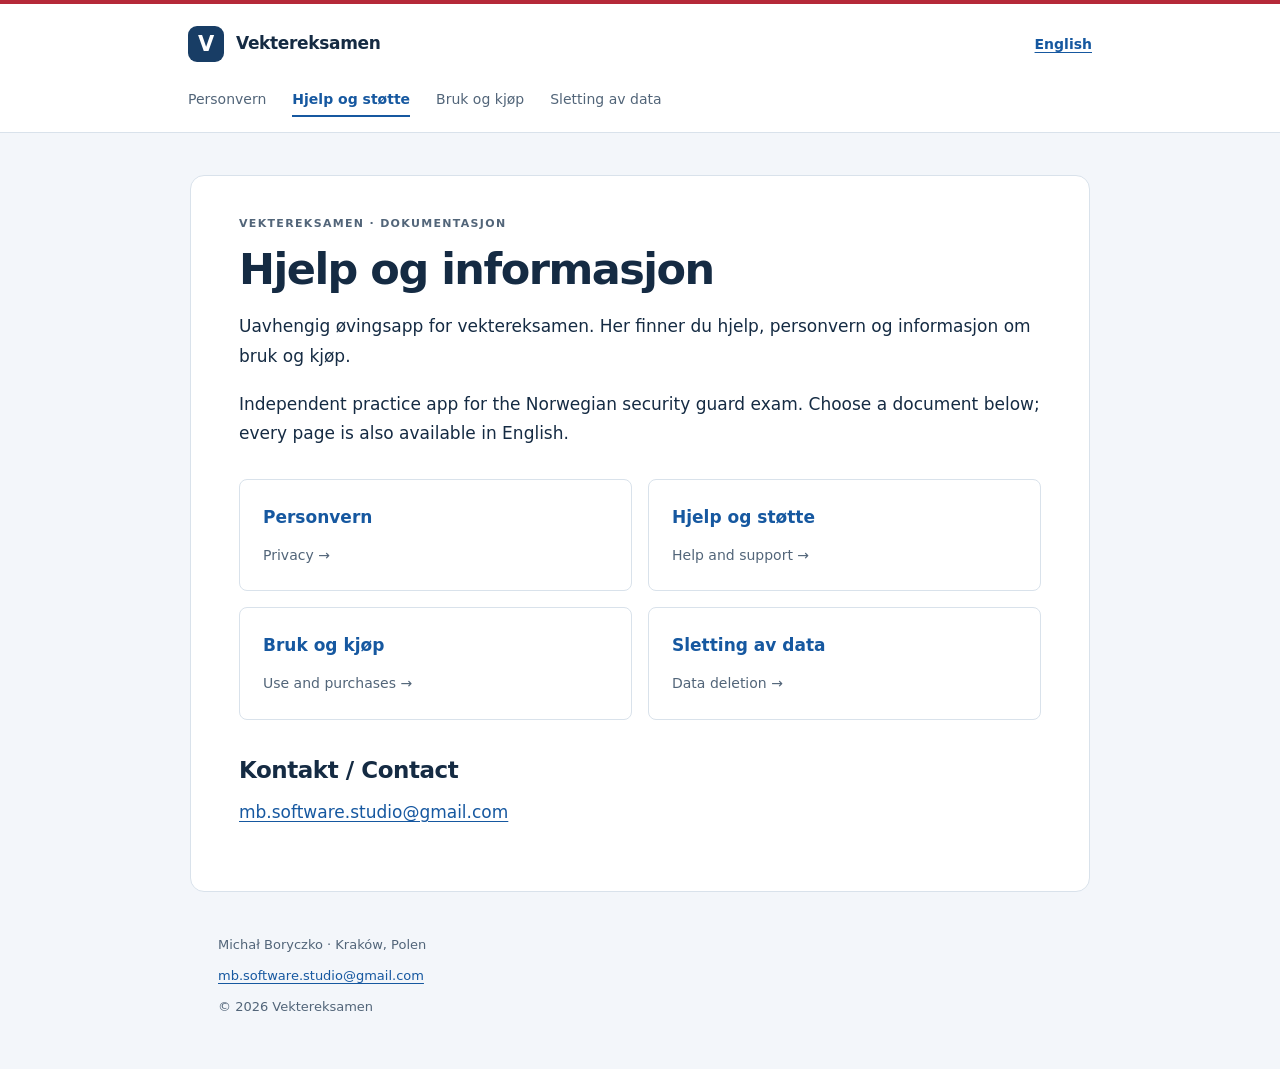
<file: index.html>
<!doctype html>
<html lang="nb">
<head>
  <meta charset="utf-8">
  <meta name="viewport" content="width=device-width, initial-scale=1">
  <meta name="description" content="Hjelp og informasjon — Vektereksamen. Michał Boryczko, Kraków. Support: mb.software.studio@gmail.com.">
  <meta name="color-scheme" content="light dark">
  <title>Hjelp og informasjon | Vektereksamen</title>
  <link rel="canonical" href="https://mboryczko.github.io/Vektereksamen/index.html">
  <link rel="alternate" hreflang="nb" href="https://mboryczko.github.io/Vektereksamen/support.html">
  <link rel="alternate" hreflang="en" href="https://mboryczko.github.io/Vektereksamen/support-en.html">
  <link rel="stylesheet" href="styles.css">
</head>
<body>
  <a class="skip-link" href="#content">Hopp til innhold</a>
  <header class="site-header">
    <div class="header-inner">
      <a class="brand" href="index.html"><span class="brand-mark" aria-hidden="true">V</span>Vektereksamen</a>
      <a class="language" href="support-en.html" lang="en" hreflang="en">English</a>
    </div>
    <nav aria-label="Dokumentasjon"><a href="privacy.html">Personvern</a>
<a href="support.html" aria-current="page">Hjelp og støtte</a>
<a href="terms.html">Bruk og kjøp</a>
<a href="data-deletion.html">Sletting av data</a></nav>
  </header>
  <main id="content" tabindex="-1">
    <p class="eyebrow">Vektereksamen · Dokumentasjon</p>
    <h1>Hjelp og informasjon</h1>
    
    <article><p>Uavhengig øvingsapp for vektereksamen. Her finner du hjelp, personvern og informasjon om bruk og kjøp.</p>
<p lang="en">Independent practice app for the Norwegian security guard exam. Choose a document below; every page is also available in English.</p>
<div class="document-grid"><a class="document-card" href="privacy.html"><strong>Personvern</strong><span>Privacy →</span></a><a class="document-card" href="support.html"><strong>Hjelp og støtte</strong><span>Help and support →</span></a><a class="document-card" href="terms.html"><strong>Bruk og kjøp</strong><span>Use and purchases →</span></a><a class="document-card" href="data-deletion.html"><strong>Sletting av data</strong><span>Data deletion →</span></a></div>
<h2>Kontakt / Contact</h2><p><a href="mailto:mb.software.studio@gmail.com">mb.software.studio@gmail.com</a></p></article>
  </main>
  <footer>
    <p>Michał Boryczko · Kraków, Polen</p>
    <a href="mailto:mb.software.studio@gmail.com">mb.software.studio@gmail.com</a>
    <p>© 2026 Vektereksamen</p>
  </footer>
</body>
</html>
</file>
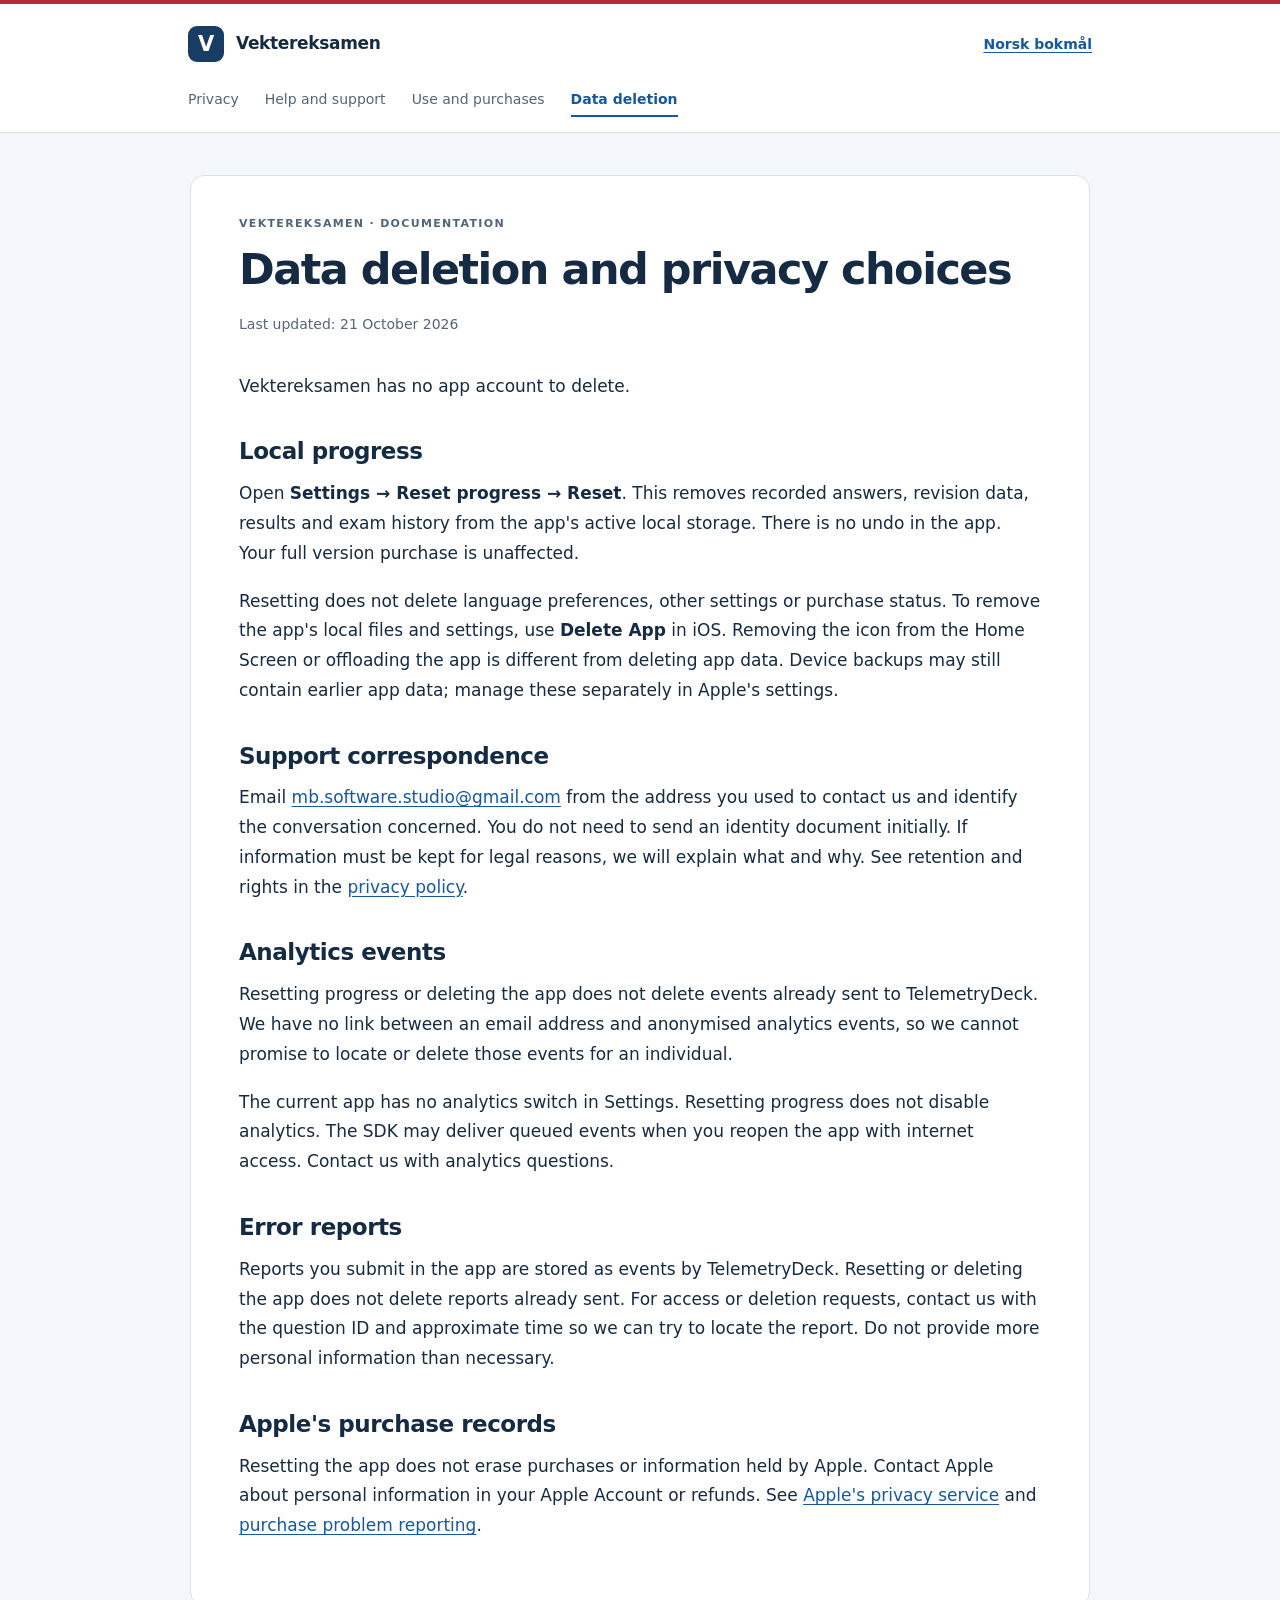
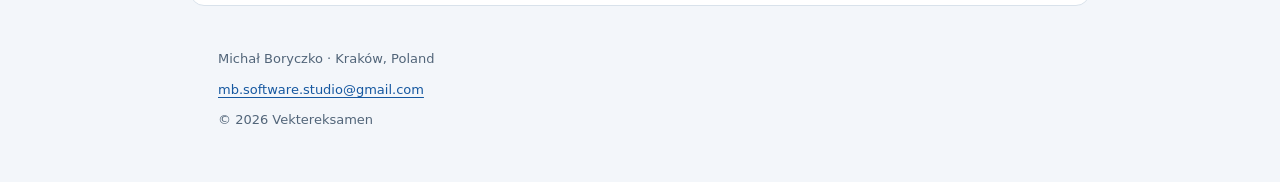
<file: data-deletion-en.html>
<!doctype html>
<html lang="en">
<head>
  <meta charset="utf-8">
  <meta name="viewport" content="width=device-width, initial-scale=1">
  <meta name="description" content="Data deletion and privacy choices — Vektereksamen. Michał Boryczko, Kraków. Support: mb.software.studio@gmail.com.">
  <meta name="color-scheme" content="light dark">
  <title>Data deletion and privacy choices | Vektereksamen</title>
  <link rel="canonical" href="https://mboryczko.github.io/Vektereksamen/data-deletion-en.html">
  <link rel="alternate" hreflang="nb" href="https://mboryczko.github.io/Vektereksamen/data-deletion.html">
  <link rel="alternate" hreflang="en" href="https://mboryczko.github.io/Vektereksamen/data-deletion-en.html">
  <link rel="stylesheet" href="styles.css">
</head>
<body>
  <a class="skip-link" href="#content">Skip to content</a>
  <header class="site-header">
    <div class="header-inner">
      <a class="brand" href="index.html"><span class="brand-mark" aria-hidden="true">V</span>Vektereksamen</a>
      <a class="language" href="data-deletion.html" lang="nb" hreflang="nb">Norsk bokmål</a>
    </div>
    <nav aria-label="Documentation"><a href="privacy-en.html">Privacy</a>
<a href="support-en.html">Help and support</a>
<a href="terms-en.html">Use and purchases</a>
<a href="data-deletion-en.html" aria-current="page">Data deletion</a></nav>
  </header>
  <main id="content" tabindex="-1">
    <p class="eyebrow">Vektereksamen · Documentation</p>
    <h1>Data deletion and privacy choices</h1>
    <p class="updated">Last updated: 21 October 2026</p>
    <article><p>Vektereksamen has no app account to delete.</p>
<h2>Local progress</h2>
<p>Open <strong>Settings → Reset progress → Reset</strong>. This removes recorded answers, revision data, results and exam history from the app's active local storage. There is no undo in the app. Your full version purchase is unaffected.</p>
<p>Resetting does not delete language preferences, other settings or purchase status. To remove the app's local files and settings, use <strong>Delete App</strong> in iOS. Removing the icon from the Home Screen or offloading the app is different from deleting app data. Device backups may still contain earlier app data; manage these separately in Apple's settings.</p>
<h2>Support correspondence</h2>
<p>Email <a href="mailto:mb.software.studio@gmail.com">mb.software.studio@gmail.com</a> from the address you used to contact us and identify the conversation concerned. You do not need to send an identity document initially. If information must be kept for legal reasons, we will explain what and why. See retention and rights in the <a href="privacy-en.html">privacy policy</a>.</p>
<h2>Analytics events</h2>
<p>Resetting progress or deleting the app does not delete events already sent to TelemetryDeck. We have no link between an email address and anonymised analytics events, so we cannot promise to locate or delete those events for an individual.</p>
<p>The current app has no analytics switch in Settings. Resetting progress does not disable analytics. The SDK may deliver queued events when you reopen the app with internet access. Contact us with analytics questions.</p>
<h2>Error reports</h2>
<p>Reports you submit in the app are stored as events by TelemetryDeck. Resetting or deleting the app does not delete reports already sent. For access or deletion requests, contact us with the question ID and approximate time so we can try to locate the report. Do not provide more personal information than necessary.</p>
<h2>Apple's purchase records</h2>
<p>Resetting the app does not erase purchases or information held by Apple. Contact Apple about personal information in your Apple Account or refunds. See <a href="https://privacy.apple.com/">Apple's privacy service</a> and <a href="https://reportaproblem.apple.com/">purchase problem reporting</a>.</p>
</article>
  </main>
  <footer>
    <p>Michał Boryczko · Kraków, Poland</p>
    <a href="mailto:mb.software.studio@gmail.com">mb.software.studio@gmail.com</a>
    <p>© 2026 Vektereksamen</p>
  </footer>
</body>
</html>
</file>
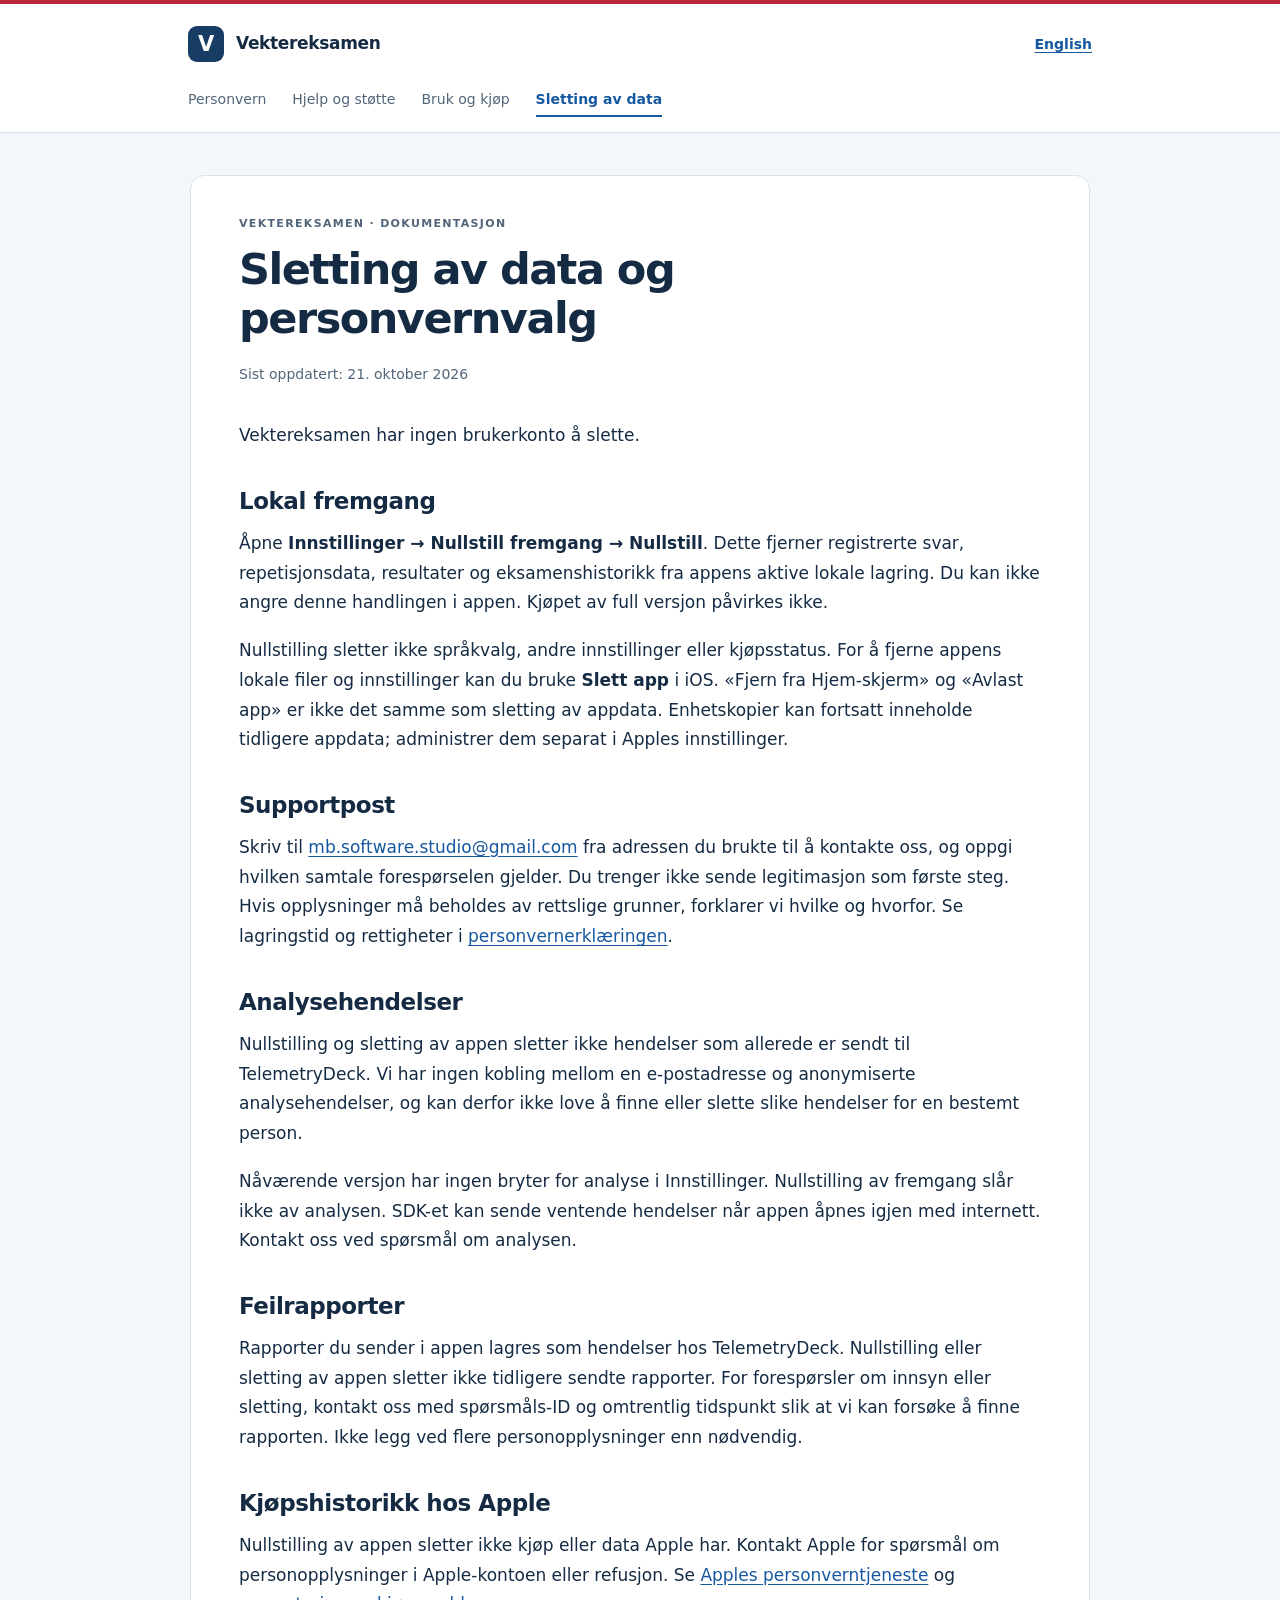
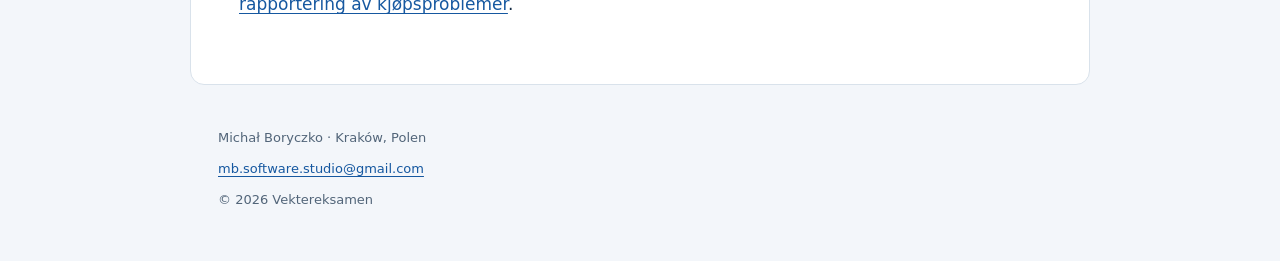
<file: data-deletion.html>
<!doctype html>
<html lang="nb">
<head>
  <meta charset="utf-8">
  <meta name="viewport" content="width=device-width, initial-scale=1">
  <meta name="description" content="Sletting av data og personvernvalg — Vektereksamen. Michał Boryczko, Kraków. Support: mb.software.studio@gmail.com.">
  <meta name="color-scheme" content="light dark">
  <title>Sletting av data og personvernvalg | Vektereksamen</title>
  <link rel="canonical" href="https://mboryczko.github.io/Vektereksamen/data-deletion.html">
  <link rel="alternate" hreflang="nb" href="https://mboryczko.github.io/Vektereksamen/data-deletion.html">
  <link rel="alternate" hreflang="en" href="https://mboryczko.github.io/Vektereksamen/data-deletion-en.html">
  <link rel="stylesheet" href="styles.css">
</head>
<body>
  <a class="skip-link" href="#content">Hopp til innhold</a>
  <header class="site-header">
    <div class="header-inner">
      <a class="brand" href="index.html"><span class="brand-mark" aria-hidden="true">V</span>Vektereksamen</a>
      <a class="language" href="data-deletion-en.html" lang="en" hreflang="en">English</a>
    </div>
    <nav aria-label="Dokumentasjon"><a href="privacy.html">Personvern</a>
<a href="support.html">Hjelp og støtte</a>
<a href="terms.html">Bruk og kjøp</a>
<a href="data-deletion.html" aria-current="page">Sletting av data</a></nav>
  </header>
  <main id="content" tabindex="-1">
    <p class="eyebrow">Vektereksamen · Dokumentasjon</p>
    <h1>Sletting av data og personvernvalg</h1>
    <p class="updated">Sist oppdatert: 21. oktober 2026</p>
    <article><p>Vektereksamen har ingen brukerkonto å slette.</p>
<h2>Lokal fremgang</h2>
<p>Åpne <strong>Innstillinger → Nullstill fremgang → Nullstill</strong>. Dette fjerner registrerte svar, repetisjonsdata, resultater og eksamenshistorikk fra appens aktive lokale lagring. Du kan ikke angre denne handlingen i appen. Kjøpet av full versjon påvirkes ikke.</p>
<p>Nullstilling sletter ikke språkvalg, andre innstillinger eller kjøpsstatus. For å fjerne appens lokale filer og innstillinger kan du bruke <strong>Slett app</strong> i iOS. «Fjern fra Hjem-skjerm» og «Avlast app» er ikke det samme som sletting av appdata. Enhetskopier kan fortsatt inneholde tidligere appdata; administrer dem separat i Apples innstillinger.</p>
<h2>Supportpost</h2>
<p>Skriv til <a href="mailto:mb.software.studio@gmail.com">mb.software.studio@gmail.com</a> fra adressen du brukte til å kontakte oss, og oppgi hvilken samtale forespørselen gjelder. Du trenger ikke sende legitimasjon som første steg. Hvis opplysninger må beholdes av rettslige grunner, forklarer vi hvilke og hvorfor. Se lagringstid og rettigheter i <a href="privacy.html">personvernerklæringen</a>.</p>
<h2>Analysehendelser</h2>
<p>Nullstilling og sletting av appen sletter ikke hendelser som allerede er sendt til TelemetryDeck. Vi har ingen kobling mellom en e-postadresse og anonymiserte analysehendelser, og kan derfor ikke love å finne eller slette slike hendelser for en bestemt person.</p>
<p>Nåværende versjon har ingen bryter for analyse i Innstillinger. Nullstilling av fremgang slår ikke av analysen. SDK-et kan sende ventende hendelser når appen åpnes igjen med internett. Kontakt oss ved spørsmål om analysen.</p>
<h2>Feilrapporter</h2>
<p>Rapporter du sender i appen lagres som hendelser hos TelemetryDeck. Nullstilling eller sletting av appen sletter ikke tidligere sendte rapporter. For forespørsler om innsyn eller sletting, kontakt oss med spørsmåls-ID og omtrentlig tidspunkt slik at vi kan forsøke å finne rapporten. Ikke legg ved flere personopplysninger enn nødvendig.</p>
<h2>Kjøpshistorikk hos Apple</h2>
<p>Nullstilling av appen sletter ikke kjøp eller data Apple har. Kontakt Apple for spørsmål om personopplysninger i Apple-kontoen eller refusjon. Se <a href="https://privacy.apple.com/">Apples personverntjeneste</a> og <a href="https://reportaproblem.apple.com/">rapportering av kjøpsproblemer</a>.</p>
</article>
  </main>
  <footer>
    <p>Michał Boryczko · Kraków, Polen</p>
    <a href="mailto:mb.software.studio@gmail.com">mb.software.studio@gmail.com</a>
    <p>© 2026 Vektereksamen</p>
  </footer>
</body>
</html>
</file>
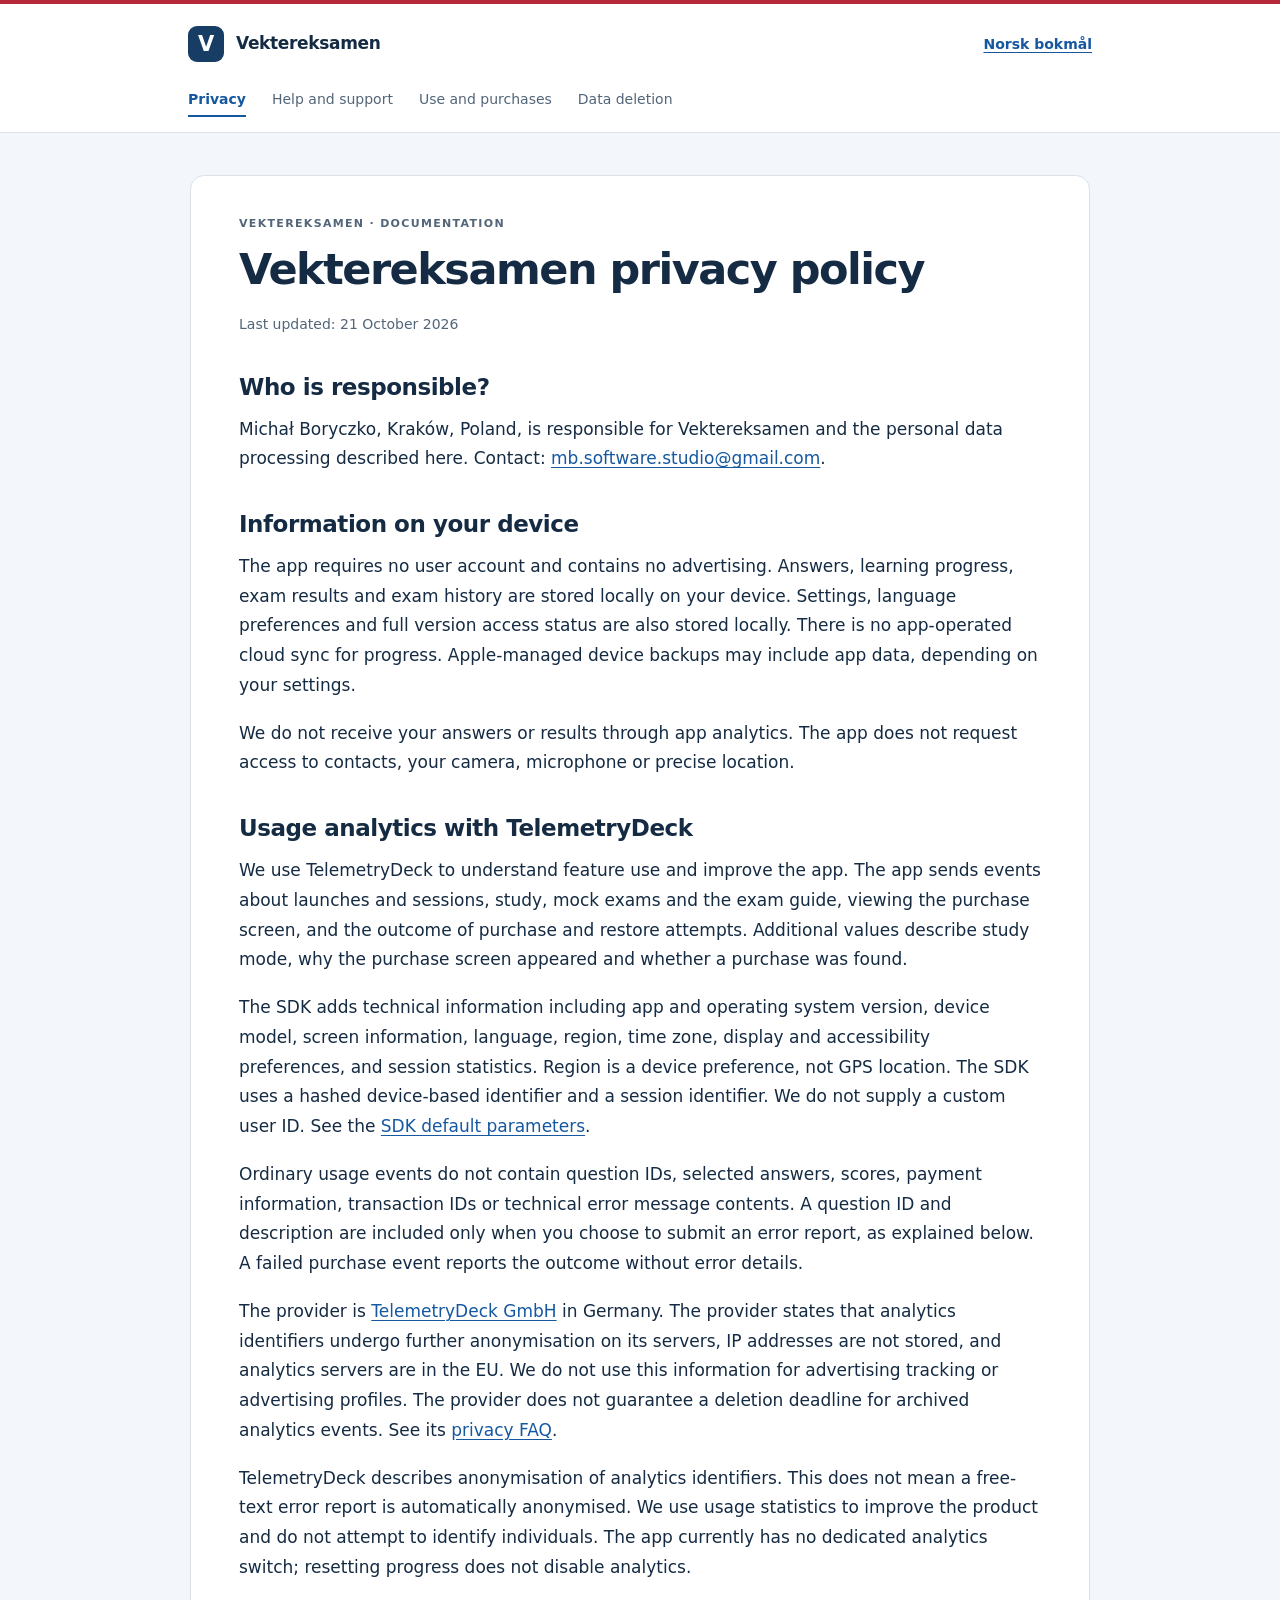
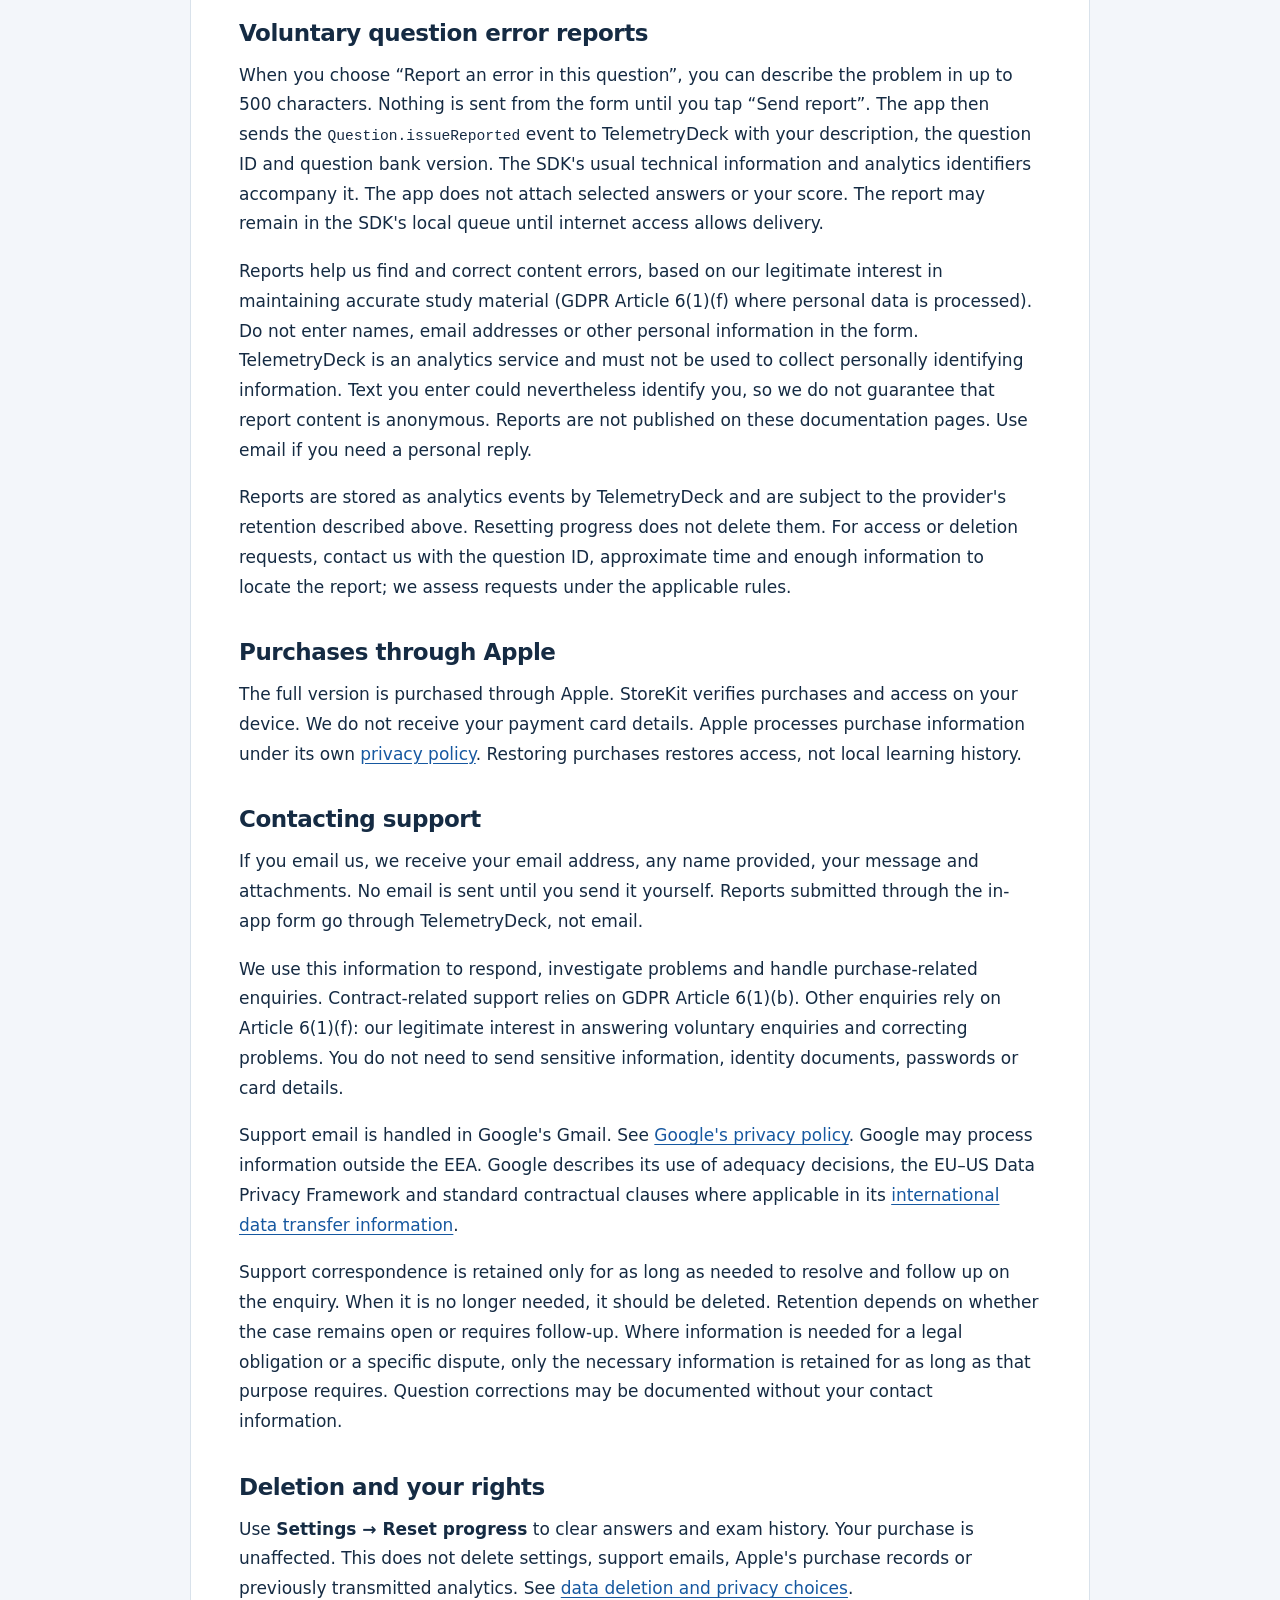
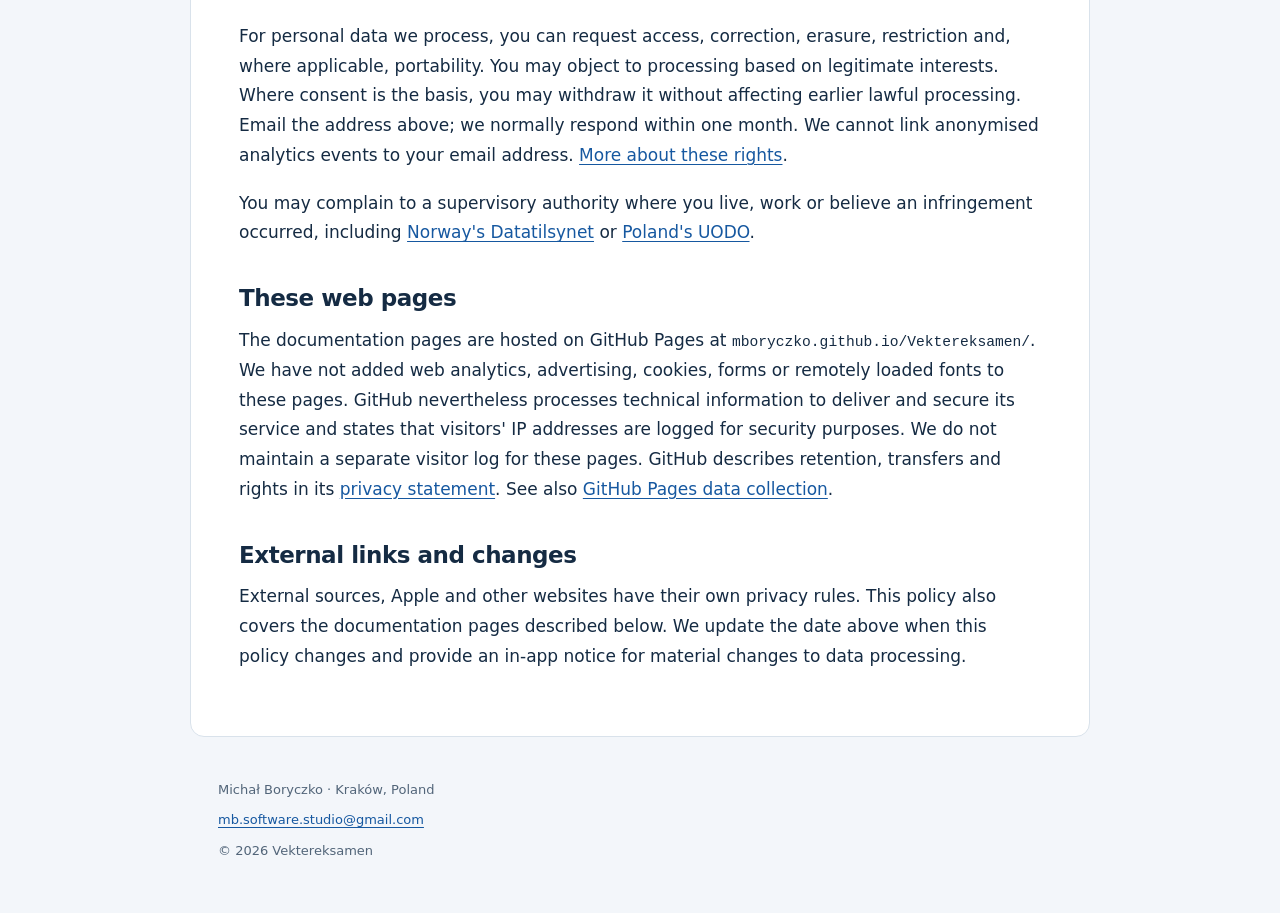
<file: privacy-en.html>
<!doctype html>
<html lang="en">
<head>
  <meta charset="utf-8">
  <meta name="viewport" content="width=device-width, initial-scale=1">
  <meta name="description" content="Vektereksamen privacy policy — Vektereksamen. Michał Boryczko, Kraków. Support: mb.software.studio@gmail.com.">
  <meta name="color-scheme" content="light dark">
  <title>Vektereksamen privacy policy | Vektereksamen</title>
  <link rel="canonical" href="https://mboryczko.github.io/Vektereksamen/privacy-en.html">
  <link rel="alternate" hreflang="nb" href="https://mboryczko.github.io/Vektereksamen/privacy.html">
  <link rel="alternate" hreflang="en" href="https://mboryczko.github.io/Vektereksamen/privacy-en.html">
  <link rel="stylesheet" href="styles.css">
</head>
<body>
  <a class="skip-link" href="#content">Skip to content</a>
  <header class="site-header">
    <div class="header-inner">
      <a class="brand" href="index.html"><span class="brand-mark" aria-hidden="true">V</span>Vektereksamen</a>
      <a class="language" href="privacy.html" lang="nb" hreflang="nb">Norsk bokmål</a>
    </div>
    <nav aria-label="Documentation"><a href="privacy-en.html" aria-current="page">Privacy</a>
<a href="support-en.html">Help and support</a>
<a href="terms-en.html">Use and purchases</a>
<a href="data-deletion-en.html">Data deletion</a></nav>
  </header>
  <main id="content" tabindex="-1">
    <p class="eyebrow">Vektereksamen · Documentation</p>
    <h1>Vektereksamen privacy policy</h1>
    <p class="updated">Last updated: 21 October 2026</p>
    <article><h2>Who is responsible?</h2>
<p>Michał Boryczko, Kraków, Poland, is responsible for Vektereksamen and the personal data processing described here. Contact: <a href="mailto:mb.software.studio@gmail.com">mb.software.studio@gmail.com</a>.</p>
<h2>Information on your device</h2>
<p>The app requires no user account and contains no advertising. Answers, learning progress, exam results and exam history are stored locally on your device. Settings, language preferences and full version access status are also stored locally. There is no app-operated cloud sync for progress. Apple-managed device backups may include app data, depending on your settings.</p>
<p>We do not receive your answers or results through app analytics. The app does not request access to contacts, your camera, microphone or precise location.</p>
<h2>Usage analytics with TelemetryDeck</h2>
<p>We use TelemetryDeck to understand feature use and improve the app. The app sends events about launches and sessions, study, mock exams and the exam guide, viewing the purchase screen, and the outcome of purchase and restore attempts. Additional values describe study mode, why the purchase screen appeared and whether a purchase was found.</p>
<p>The SDK adds technical information including app and operating system version, device model, screen information, language, region, time zone, display and accessibility preferences, and session statistics. Region is a device preference, not GPS location. The SDK uses a hashed device-based identifier and a session identifier. We do not supply a custom user ID. See the <a href="https://telemetrydeck.com/docs/ingest/default-parameters/">SDK default parameters</a>.</p>
<p>Ordinary usage events do not contain question IDs, selected answers, scores, payment information, transaction IDs or technical error message contents. A question ID and description are included only when you choose to submit an error report, as explained below. A failed purchase event reports the outcome without error details.</p>
<p>The provider is <a href="https://telemetrydeck.com/privacy/">TelemetryDeck GmbH</a> in Germany. The provider states that analytics identifiers undergo further anonymisation on its servers, IP addresses are not stored, and analytics servers are in the EU. We do not use this information for advertising tracking or advertising profiles. The provider does not guarantee a deletion deadline for archived analytics events. See its <a href="https://telemetrydeck.com/docs/guides/privacy-faq/">privacy FAQ</a>.</p>
<p>TelemetryDeck describes anonymisation of analytics identifiers. This does not mean a free-text error report is automatically anonymised. We use usage statistics to improve the product and do not attempt to identify individuals. The app currently has no dedicated analytics switch; resetting progress does not disable analytics.</p>
<h2>Voluntary question error reports</h2>
<p>When you choose “Report an error in this question”, you can describe the problem in up to 500 characters. Nothing is sent from the form until you tap “Send report”. The app then sends the <code>Question.issueReported</code> event to TelemetryDeck with your description, the question ID and question bank version. The SDK's usual technical information and analytics identifiers accompany it. The app does not attach selected answers or your score. The report may remain in the SDK's local queue until internet access allows delivery.</p>
<p>Reports help us find and correct content errors, based on our legitimate interest in maintaining accurate study material (GDPR Article 6(1)(f) where personal data is processed). Do not enter names, email addresses or other personal information in the form. TelemetryDeck is an analytics service and must not be used to collect personally identifying information. Text you enter could nevertheless identify you, so we do not guarantee that report content is anonymous. Reports are not published on these documentation pages. Use email if you need a personal reply.</p>
<p>Reports are stored as analytics events by TelemetryDeck and are subject to the provider's retention described above. Resetting progress does not delete them. For access or deletion requests, contact us with the question ID, approximate time and enough information to locate the report; we assess requests under the applicable rules.</p>
<h2>Purchases through Apple</h2>
<p>The full version is purchased through Apple. StoreKit verifies purchases and access on your device. We do not receive your payment card details. Apple processes purchase information under its own <a href="https://www.apple.com/legal/privacy/">privacy policy</a>. Restoring purchases restores access, not local learning history.</p>
<h2>Contacting support</h2>
<p>If you email us, we receive your email address, any name provided, your message and attachments. No email is sent until you send it yourself. Reports submitted through the in-app form go through TelemetryDeck, not email.</p>
<p>We use this information to respond, investigate problems and handle purchase-related enquiries. Contract-related support relies on GDPR Article 6(1)(b). Other enquiries rely on Article 6(1)(f): our legitimate interest in answering voluntary enquiries and correcting problems. You do not need to send sensitive information, identity documents, passwords or card details.</p>
<p>Support email is handled in Google's Gmail. See <a href="https://policies.google.com/privacy">Google's privacy policy</a>. Google may process information outside the EEA. Google describes its use of adequacy decisions, the EU–US Data Privacy Framework and standard contractual clauses where applicable in its <a href="https://policies.google.com/privacy/frameworks">international data transfer information</a>.</p>
<p>Support correspondence is retained only for as long as needed to resolve and follow up on the enquiry. When it is no longer needed, it should be deleted. Retention depends on whether the case remains open or requires follow-up. Where information is needed for a legal obligation or a specific dispute, only the necessary information is retained for as long as that purpose requires. Question corrections may be documented without your contact information.</p>
<h2>Deletion and your rights</h2>
<p>Use <strong>Settings → Reset progress</strong> to clear answers and exam history. Your purchase is unaffected. This does not delete settings, support emails, Apple's purchase records or previously transmitted analytics. See <a href="data-deletion-en.html">data deletion and privacy choices</a>.</p>
<p>For personal data we process, you can request access, correction, erasure, restriction and, where applicable, portability. You may object to processing based on legitimate interests. Where consent is the basis, you may withdraw it without affecting earlier lawful processing. Email the address above; we normally respond within one month. We cannot link anonymised analytics events to your email address. <a href="https://www.datatilsynet.no/rettigheter-og-plikter/den-registrertes-rettigheter/">More about these rights</a>.</p>
<p>You may complain to a supervisory authority where you live, work or believe an infringement occurred, including <a href="https://www.datatilsynet.no/">Norway's Datatilsynet</a> or <a href="https://uodo.gov.pl/">Poland's UODO</a>.</p>
<h2>These web pages</h2>
<p>The documentation pages are hosted on GitHub Pages at <code>mboryczko.github.io/Vektereksamen/</code>. We have not added web analytics, advertising, cookies, forms or remotely loaded fonts to these pages. GitHub nevertheless processes technical information to deliver and secure its service and states that visitors' IP addresses are logged for security purposes. We do not maintain a separate visitor log for these pages. GitHub describes retention, transfers and rights in its <a href="https://docs.github.com/en/site-policy/privacy-policies/github-general-privacy-statement">privacy statement</a>. See also <a href="https://docs.github.com/en/pages/getting-started-with-github-pages/what-is-github-pages#data-collection">GitHub Pages data collection</a>.</p>
<h2>External links and changes</h2>
<p>External sources, Apple and other websites have their own privacy rules. This policy also covers the documentation pages described below. We update the date above when this policy changes and provide an in-app notice for material changes to data processing.</p>
</article>
  </main>
  <footer>
    <p>Michał Boryczko · Kraków, Poland</p>
    <a href="mailto:mb.software.studio@gmail.com">mb.software.studio@gmail.com</a>
    <p>© 2026 Vektereksamen</p>
  </footer>
</body>
</html>
</file>
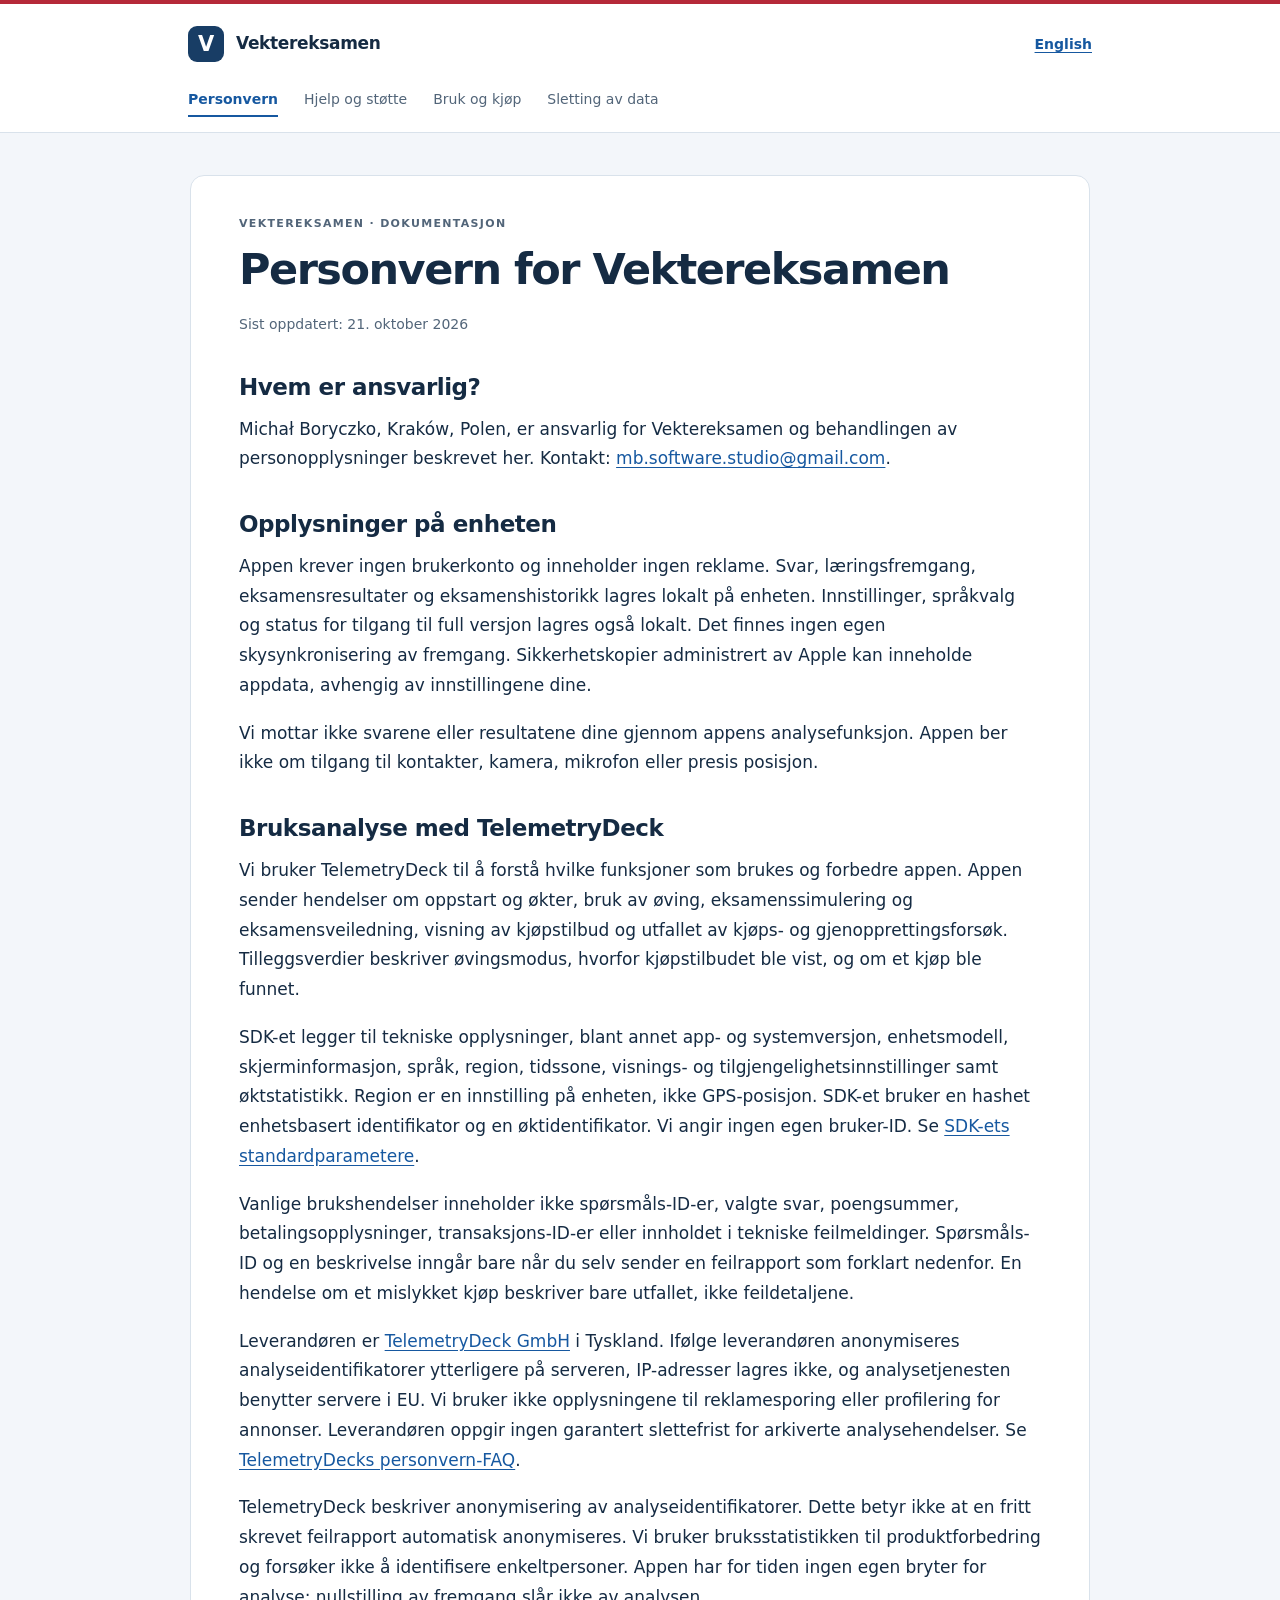
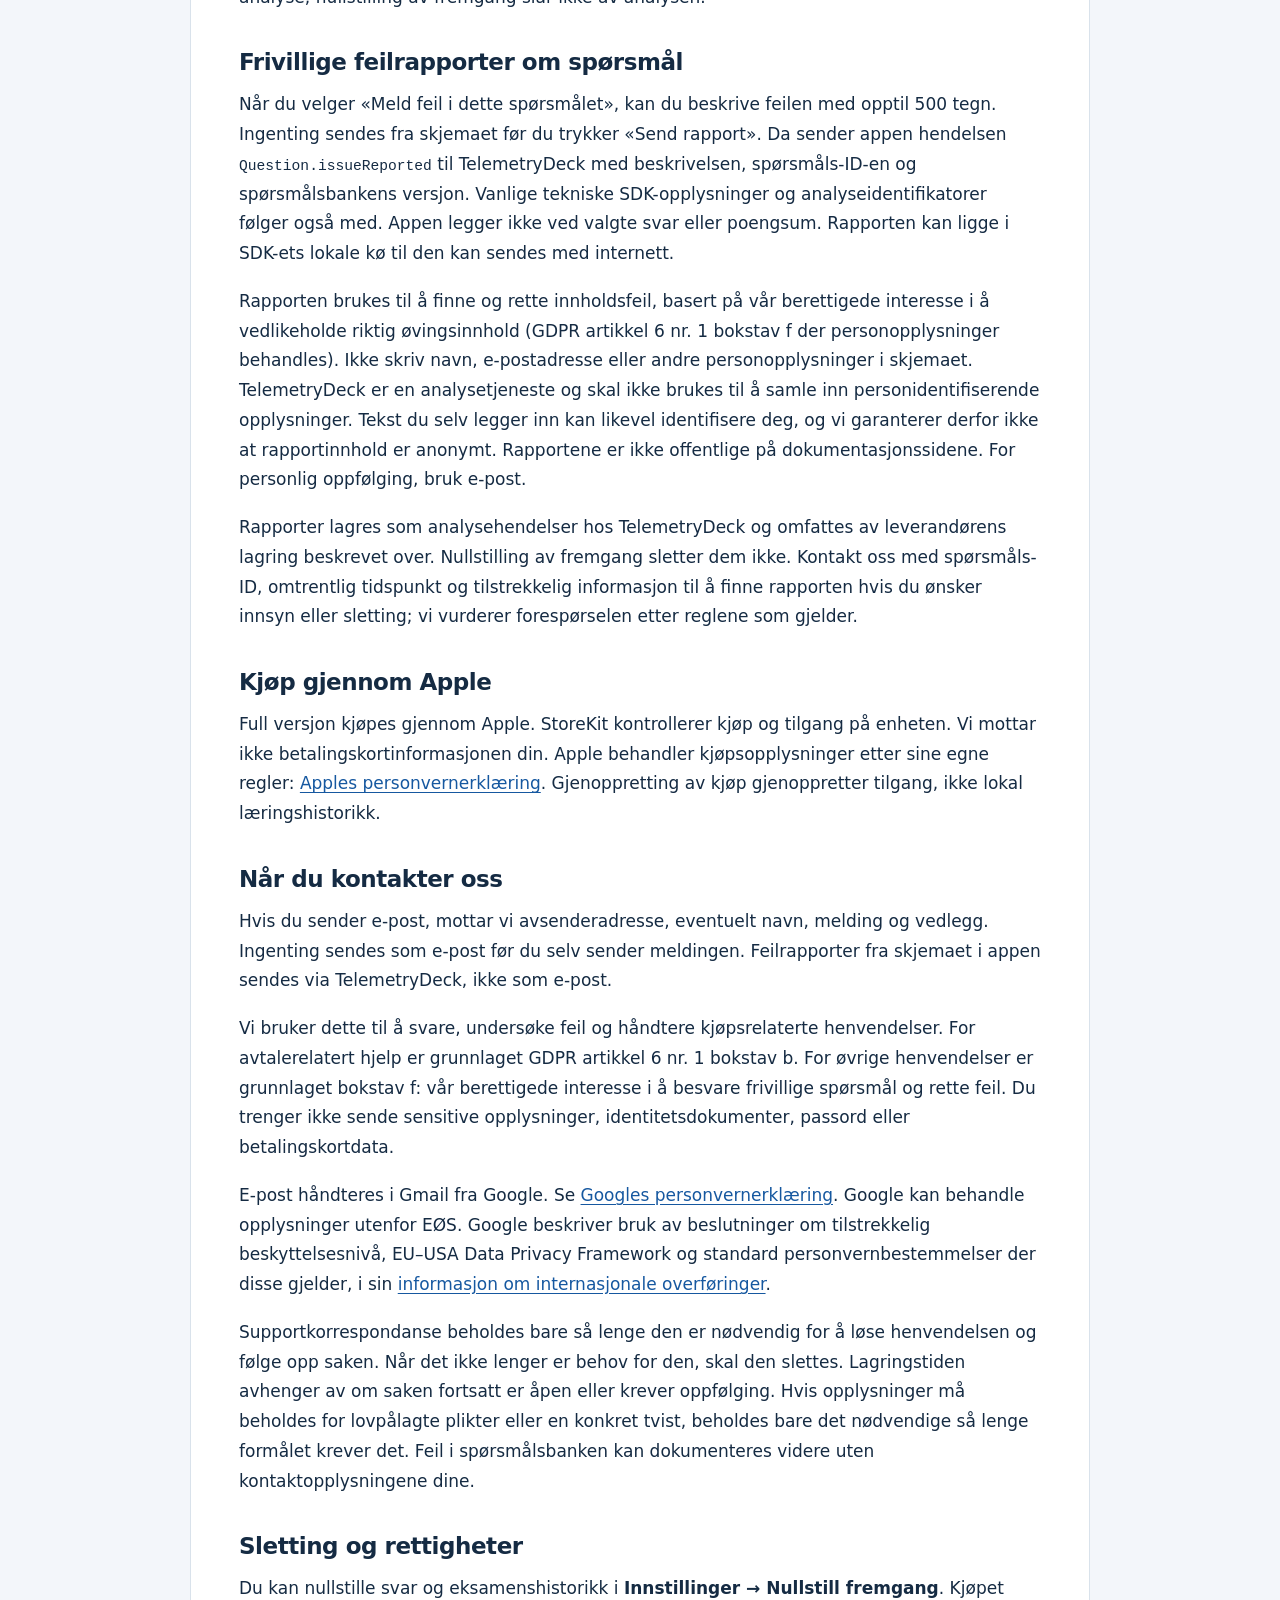
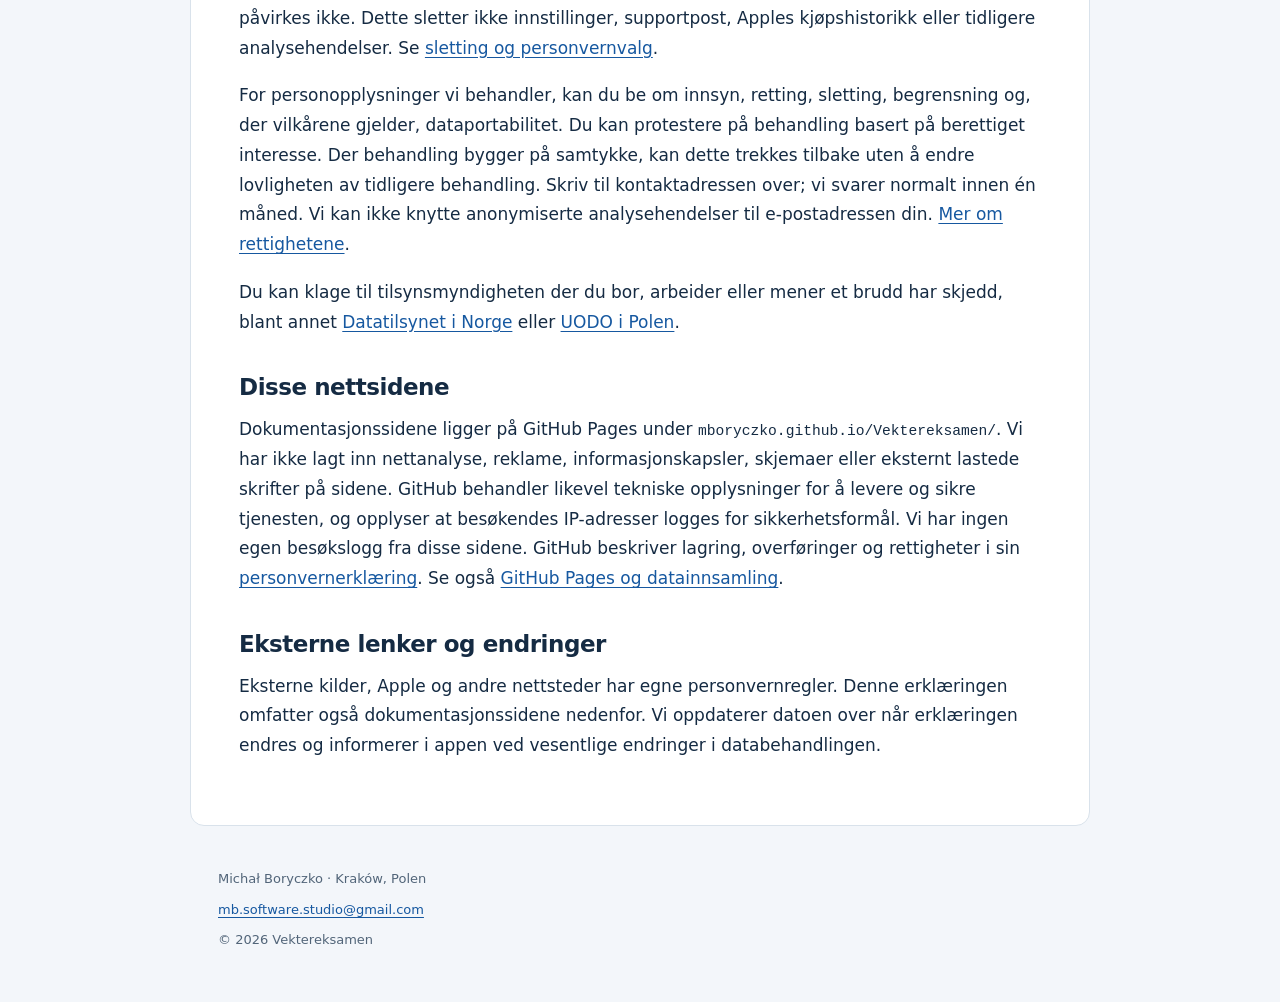
<file: privacy.html>
<!doctype html>
<html lang="nb">
<head>
  <meta charset="utf-8">
  <meta name="viewport" content="width=device-width, initial-scale=1">
  <meta name="description" content="Personvern for Vektereksamen — Vektereksamen. Michał Boryczko, Kraków. Support: mb.software.studio@gmail.com.">
  <meta name="color-scheme" content="light dark">
  <title>Personvern for Vektereksamen | Vektereksamen</title>
  <link rel="canonical" href="https://mboryczko.github.io/Vektereksamen/privacy.html">
  <link rel="alternate" hreflang="nb" href="https://mboryczko.github.io/Vektereksamen/privacy.html">
  <link rel="alternate" hreflang="en" href="https://mboryczko.github.io/Vektereksamen/privacy-en.html">
  <link rel="stylesheet" href="styles.css">
</head>
<body>
  <a class="skip-link" href="#content">Hopp til innhold</a>
  <header class="site-header">
    <div class="header-inner">
      <a class="brand" href="index.html"><span class="brand-mark" aria-hidden="true">V</span>Vektereksamen</a>
      <a class="language" href="privacy-en.html" lang="en" hreflang="en">English</a>
    </div>
    <nav aria-label="Dokumentasjon"><a href="privacy.html" aria-current="page">Personvern</a>
<a href="support.html">Hjelp og støtte</a>
<a href="terms.html">Bruk og kjøp</a>
<a href="data-deletion.html">Sletting av data</a></nav>
  </header>
  <main id="content" tabindex="-1">
    <p class="eyebrow">Vektereksamen · Dokumentasjon</p>
    <h1>Personvern for Vektereksamen</h1>
    <p class="updated">Sist oppdatert: 21. oktober 2026</p>
    <article><h2>Hvem er ansvarlig?</h2>
<p>Michał Boryczko, Kraków, Polen, er ansvarlig for Vektereksamen og behandlingen av personopplysninger beskrevet her. Kontakt: <a href="mailto:mb.software.studio@gmail.com">mb.software.studio@gmail.com</a>.</p>
<h2>Opplysninger på enheten</h2>
<p>Appen krever ingen brukerkonto og inneholder ingen reklame. Svar, læringsfremgang, eksamensresultater og eksamenshistorikk lagres lokalt på enheten. Innstillinger, språkvalg og status for tilgang til full versjon lagres også lokalt. Det finnes ingen egen skysynkronisering av fremgang. Sikkerhetskopier administrert av Apple kan inneholde appdata, avhengig av innstillingene dine.</p>
<p>Vi mottar ikke svarene eller resultatene dine gjennom appens analysefunksjon. Appen ber ikke om tilgang til kontakter, kamera, mikrofon eller presis posisjon.</p>
<h2>Bruksanalyse med TelemetryDeck</h2>
<p>Vi bruker TelemetryDeck til å forstå hvilke funksjoner som brukes og forbedre appen. Appen sender hendelser om oppstart og økter, bruk av øving, eksamenssimulering og eksamensveiledning, visning av kjøpstilbud og utfallet av kjøps- og gjenopprettingsforsøk. Tilleggsverdier beskriver øvingsmodus, hvorfor kjøpstilbudet ble vist, og om et kjøp ble funnet.</p>
<p>SDK-et legger til tekniske opplysninger, blant annet app- og systemversjon, enhetsmodell, skjerminformasjon, språk, region, tidssone, visnings- og tilgjengelighetsinnstillinger samt øktstatistikk. Region er en innstilling på enheten, ikke GPS-posisjon. SDK-et bruker en hashet enhetsbasert identifikator og en øktidentifikator. Vi angir ingen egen bruker-ID. Se <a href="https://telemetrydeck.com/docs/ingest/default-parameters/">SDK-ets standardparametere</a>.</p>
<p>Vanlige brukshendelser inneholder ikke spørsmåls-ID-er, valgte svar, poengsummer, betalingsopplysninger, transaksjons-ID-er eller innholdet i tekniske feilmeldinger. Spørsmåls-ID og en beskrivelse inngår bare når du selv sender en feilrapport som forklart nedenfor. En hendelse om et mislykket kjøp beskriver bare utfallet, ikke feildetaljene.</p>
<p>Leverandøren er <a href="https://telemetrydeck.com/privacy/">TelemetryDeck GmbH</a> i Tyskland. Ifølge leverandøren anonymiseres analyseidentifikatorer ytterligere på serveren, IP-adresser lagres ikke, og analysetjenesten benytter servere i EU. Vi bruker ikke opplysningene til reklamesporing eller profilering for annonser. Leverandøren oppgir ingen garantert slettefrist for arkiverte analysehendelser. Se <a href="https://telemetrydeck.com/docs/guides/privacy-faq/">TelemetryDecks personvern-FAQ</a>.</p>
<p>TelemetryDeck beskriver anonymisering av analyseidentifikatorer. Dette betyr ikke at en fritt skrevet feilrapport automatisk anonymiseres. Vi bruker bruksstatistikken til produktforbedring og forsøker ikke å identifisere enkeltpersoner. Appen har for tiden ingen egen bryter for analyse; nullstilling av fremgang slår ikke av analysen.</p>
<h2>Frivillige feilrapporter om spørsmål</h2>
<p>Når du velger «Meld feil i dette spørsmålet», kan du beskrive feilen med opptil 500 tegn. Ingenting sendes fra skjemaet før du trykker «Send rapport». Da sender appen hendelsen <code>Question.issueReported</code> til TelemetryDeck med beskrivelsen, spørsmåls-ID-en og spørsmålsbankens versjon. Vanlige tekniske SDK-opplysninger og analyseidentifikatorer følger også med. Appen legger ikke ved valgte svar eller poengsum. Rapporten kan ligge i SDK-ets lokale kø til den kan sendes med internett.</p>
<p>Rapporten brukes til å finne og rette innholdsfeil, basert på vår berettigede interesse i å vedlikeholde riktig øvingsinnhold (GDPR artikkel 6 nr. 1 bokstav f der personopplysninger behandles). Ikke skriv navn, e-postadresse eller andre personopplysninger i skjemaet. TelemetryDeck er en analysetjeneste og skal ikke brukes til å samle inn personidentifiserende opplysninger. Tekst du selv legger inn kan likevel identifisere deg, og vi garanterer derfor ikke at rapportinnhold er anonymt. Rapportene er ikke offentlige på dokumentasjonssidene. For personlig oppfølging, bruk e-post.</p>
<p>Rapporter lagres som analysehendelser hos TelemetryDeck og omfattes av leverandørens lagring beskrevet over. Nullstilling av fremgang sletter dem ikke. Kontakt oss med spørsmåls-ID, omtrentlig tidspunkt og tilstrekkelig informasjon til å finne rapporten hvis du ønsker innsyn eller sletting; vi vurderer forespørselen etter reglene som gjelder.</p>
<h2>Kjøp gjennom Apple</h2>
<p>Full versjon kjøpes gjennom Apple. StoreKit kontrollerer kjøp og tilgang på enheten. Vi mottar ikke betalingskortinformasjonen din. Apple behandler kjøpsopplysninger etter sine egne regler: <a href="https://www.apple.com/legal/privacy/">Apples personvernerklæring</a>. Gjenoppretting av kjøp gjenoppretter tilgang, ikke lokal læringshistorikk.</p>
<h2>Når du kontakter oss</h2>
<p>Hvis du sender e-post, mottar vi avsenderadresse, eventuelt navn, melding og vedlegg. Ingenting sendes som e-post før du selv sender meldingen. Feilrapporter fra skjemaet i appen sendes via TelemetryDeck, ikke som e-post.</p>
<p>Vi bruker dette til å svare, undersøke feil og håndtere kjøpsrelaterte henvendelser. For avtalerelatert hjelp er grunnlaget GDPR artikkel 6 nr. 1 bokstav b. For øvrige henvendelser er grunnlaget bokstav f: vår berettigede interesse i å besvare frivillige spørsmål og rette feil. Du trenger ikke sende sensitive opplysninger, identitetsdokumenter, passord eller betalingskortdata.</p>
<p>E-post håndteres i Gmail fra Google. Se <a href="https://policies.google.com/privacy">Googles personvernerklæring</a>. Google kan behandle opplysninger utenfor EØS. Google beskriver bruk av beslutninger om tilstrekkelig beskyttelsesnivå, EU–USA Data Privacy Framework og standard personvernbestemmelser der disse gjelder, i sin <a href="https://policies.google.com/privacy/frameworks">informasjon om internasjonale overføringer</a>.</p>
<p>Supportkorrespondanse beholdes bare så lenge den er nødvendig for å løse henvendelsen og følge opp saken. Når det ikke lenger er behov for den, skal den slettes. Lagringstiden avhenger av om saken fortsatt er åpen eller krever oppfølging. Hvis opplysninger må beholdes for lovpålagte plikter eller en konkret tvist, beholdes bare det nødvendige så lenge formålet krever det. Feil i spørsmålsbanken kan dokumenteres videre uten kontaktopplysningene dine.</p>
<h2>Sletting og rettigheter</h2>
<p>Du kan nullstille svar og eksamenshistorikk i <strong>Innstillinger → Nullstill fremgang</strong>. Kjøpet påvirkes ikke. Dette sletter ikke innstillinger, supportpost, Apples kjøpshistorikk eller tidligere analysehendelser. Se <a href="data-deletion.html">sletting og personvernvalg</a>.</p>
<p>For personopplysninger vi behandler, kan du be om innsyn, retting, sletting, begrensning og, der vilkårene gjelder, dataportabilitet. Du kan protestere på behandling basert på berettiget interesse. Der behandling bygger på samtykke, kan dette trekkes tilbake uten å endre lovligheten av tidligere behandling. Skriv til kontaktadressen over; vi svarer normalt innen én måned. Vi kan ikke knytte anonymiserte analysehendelser til e-postadressen din. <a href="https://www.datatilsynet.no/rettigheter-og-plikter/den-registrertes-rettigheter/">Mer om rettighetene</a>.</p>
<p>Du kan klage til tilsynsmyndigheten der du bor, arbeider eller mener et brudd har skjedd, blant annet <a href="https://www.datatilsynet.no/">Datatilsynet i Norge</a> eller <a href="https://uodo.gov.pl/">UODO i Polen</a>.</p>
<h2>Disse nettsidene</h2>
<p>Dokumentasjonssidene ligger på GitHub Pages under <code>mboryczko.github.io/Vektereksamen/</code>. Vi har ikke lagt inn nettanalyse, reklame, informasjonskapsler, skjemaer eller eksternt lastede skrifter på sidene. GitHub behandler likevel tekniske opplysninger for å levere og sikre tjenesten, og opplyser at besøkendes IP-adresser logges for sikkerhetsformål. Vi har ingen egen besøkslogg fra disse sidene. GitHub beskriver lagring, overføringer og rettigheter i sin <a href="https://docs.github.com/en/site-policy/privacy-policies/github-general-privacy-statement">personvernerklæring</a>. Se også <a href="https://docs.github.com/en/pages/getting-started-with-github-pages/what-is-github-pages#data-collection">GitHub Pages og datainnsamling</a>.</p>
<h2>Eksterne lenker og endringer</h2>
<p>Eksterne kilder, Apple og andre nettsteder har egne personvernregler. Denne erklæringen omfatter også dokumentasjonssidene nedenfor. Vi oppdaterer datoen over når erklæringen endres og informerer i appen ved vesentlige endringer i databehandlingen.</p>
</article>
  </main>
  <footer>
    <p>Michał Boryczko · Kraków, Polen</p>
    <a href="mailto:mb.software.studio@gmail.com">mb.software.studio@gmail.com</a>
    <p>© 2026 Vektereksamen</p>
  </footer>
</body>
</html>
</file>
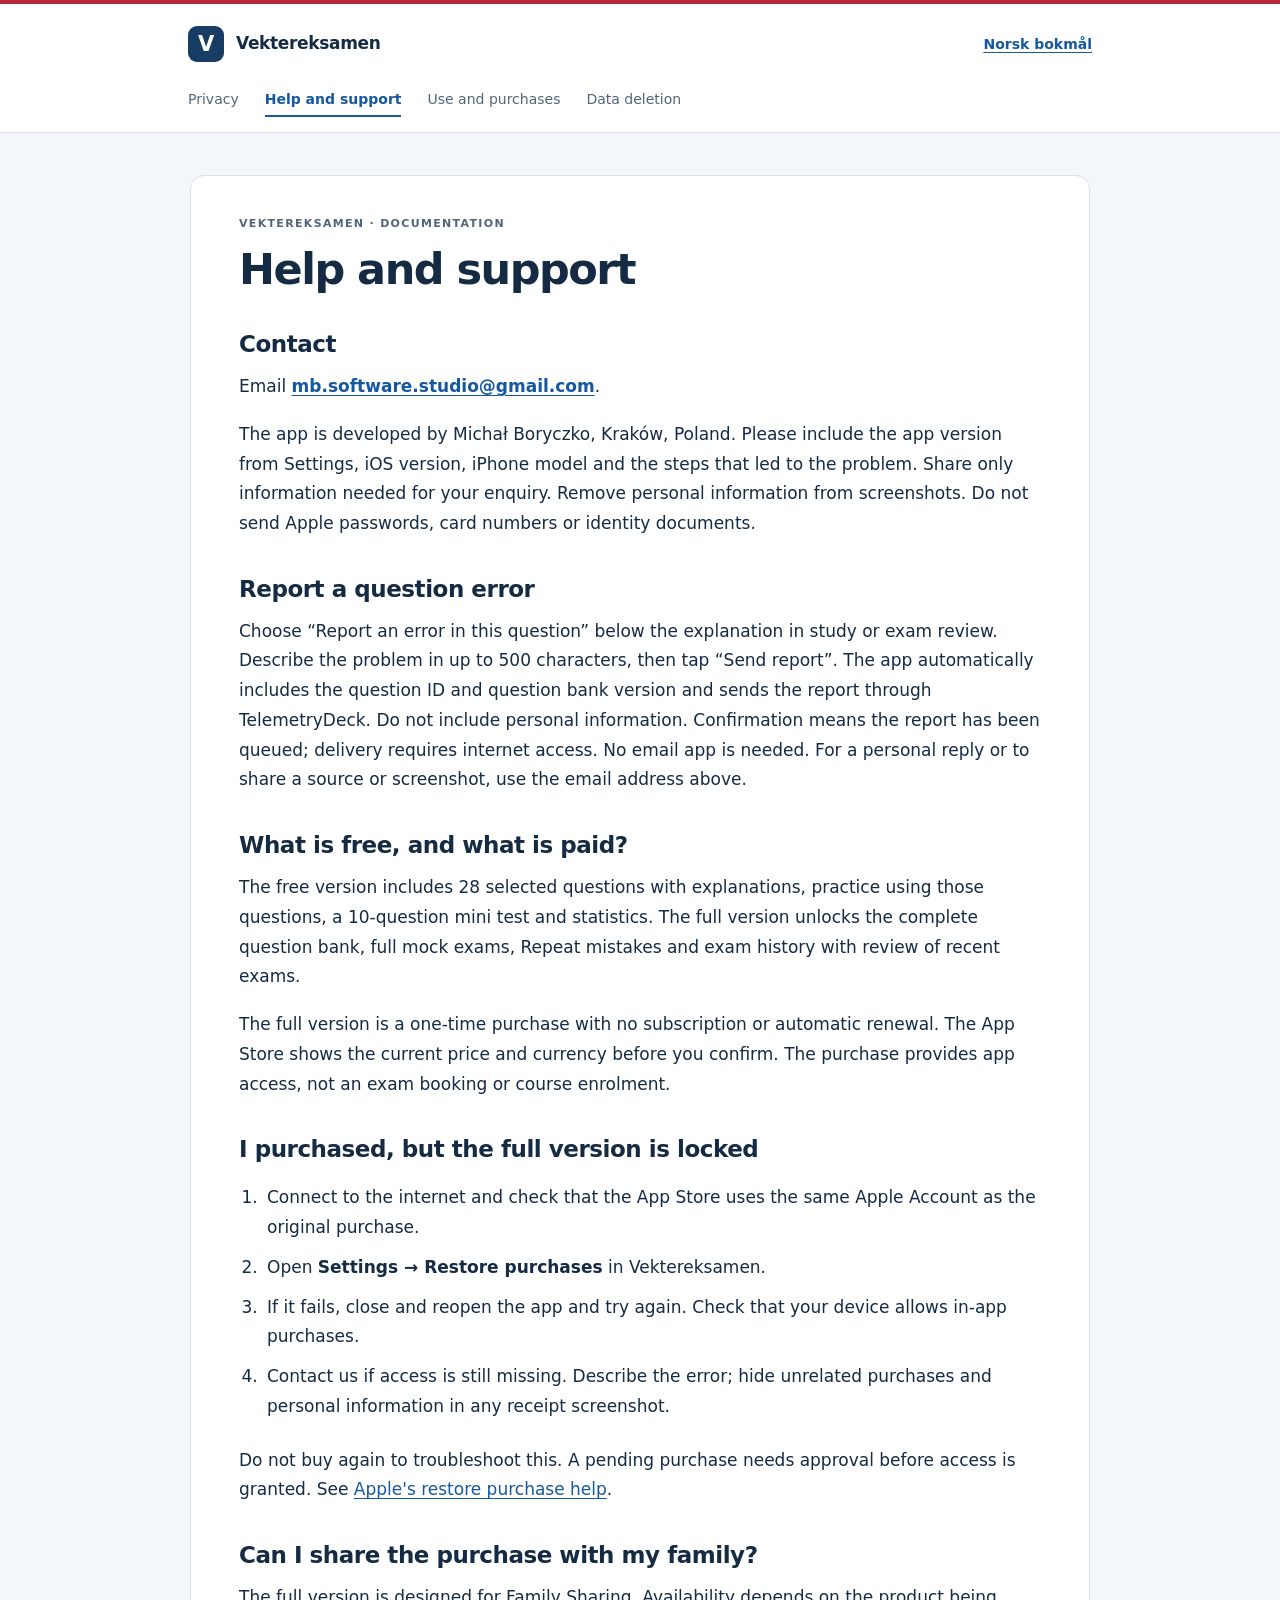
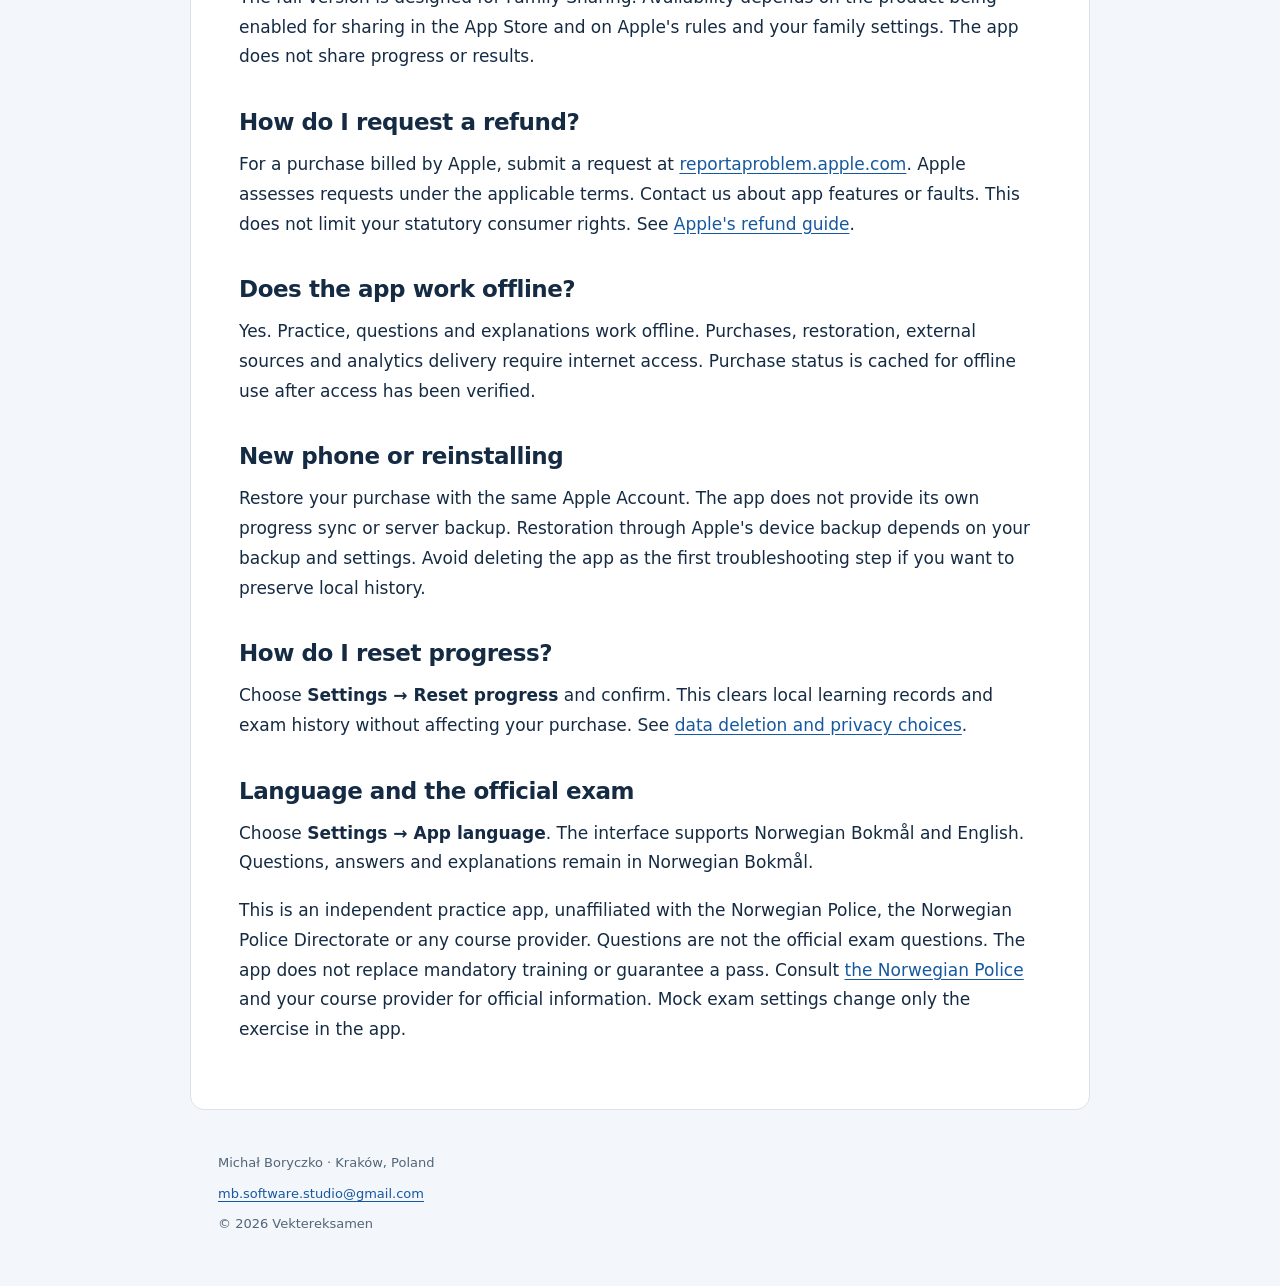
<file: support-en.html>
<!doctype html>
<html lang="en">
<head>
  <meta charset="utf-8">
  <meta name="viewport" content="width=device-width, initial-scale=1">
  <meta name="description" content="Help and support — Vektereksamen. Michał Boryczko, Kraków. Support: mb.software.studio@gmail.com.">
  <meta name="color-scheme" content="light dark">
  <title>Help and support | Vektereksamen</title>
  <link rel="canonical" href="https://mboryczko.github.io/Vektereksamen/support-en.html">
  <link rel="alternate" hreflang="nb" href="https://mboryczko.github.io/Vektereksamen/support.html">
  <link rel="alternate" hreflang="en" href="https://mboryczko.github.io/Vektereksamen/support-en.html">
  <link rel="stylesheet" href="styles.css">
</head>
<body>
  <a class="skip-link" href="#content">Skip to content</a>
  <header class="site-header">
    <div class="header-inner">
      <a class="brand" href="index.html"><span class="brand-mark" aria-hidden="true">V</span>Vektereksamen</a>
      <a class="language" href="support.html" lang="nb" hreflang="nb">Norsk bokmål</a>
    </div>
    <nav aria-label="Documentation"><a href="privacy-en.html">Privacy</a>
<a href="support-en.html" aria-current="page">Help and support</a>
<a href="terms-en.html">Use and purchases</a>
<a href="data-deletion-en.html">Data deletion</a></nav>
  </header>
  <main id="content" tabindex="-1">
    <p class="eyebrow">Vektereksamen · Documentation</p>
    <h1>Help and support</h1>
    
    <article><h2>Contact</h2>
<p>Email <strong><a href="mailto:mb.software.studio@gmail.com">mb.software.studio@gmail.com</a></strong>.</p>
<p>The app is developed by Michał Boryczko, Kraków, Poland. Please include the app version from Settings, iOS version, iPhone model and the steps that led to the problem. Share only information needed for your enquiry. Remove personal information from screenshots. Do not send Apple passwords, card numbers or identity documents.</p>
<h2>Report a question error</h2>
<p>Choose “Report an error in this question” below the explanation in study or exam review. Describe the problem in up to 500 characters, then tap “Send report”. The app automatically includes the question ID and question bank version and sends the report through TelemetryDeck. Do not include personal information. Confirmation means the report has been queued; delivery requires internet access. No email app is needed. For a personal reply or to share a source or screenshot, use the email address above.</p>
<h2>What is free, and what is paid?</h2>
<p>The free version includes 28 selected questions with explanations, practice using those questions, a 10-question mini test and statistics. The full version unlocks the complete question bank, full mock exams, Repeat mistakes and exam history with review of recent exams.</p>
<p>The full version is a one-time purchase with no subscription or automatic renewal. The App Store shows the current price and currency before you confirm. The purchase provides app access, not an exam booking or course enrolment.</p>
<h2>I purchased, but the full version is locked</h2>
<ol>
<li>Connect to the internet and check that the App Store uses the same Apple Account as the original purchase.</li>
<li>Open <strong>Settings → Restore purchases</strong> in Vektereksamen.</li>
<li>If it fails, close and reopen the app and try again. Check that your device allows in-app purchases.</li>
<li>Contact us if access is still missing. Describe the error; hide unrelated purchases and personal information in any receipt screenshot.</li>
</ol>
<p>Do not buy again to troubleshoot this. A pending purchase needs approval before access is granted. See <a href="https://support.apple.com/en-us/108096">Apple's restore purchase help</a>.</p>
<h2>Can I share the purchase with my family?</h2>
<p>The full version is designed for Family Sharing. Availability depends on the product being enabled for sharing in the App Store and on Apple's rules and your family settings. The app does not share progress or results.</p>
<h2>How do I request a refund?</h2>
<p>For a purchase billed by Apple, submit a request at <a href="https://reportaproblem.apple.com/">reportaproblem.apple.com</a>. Apple assesses requests under the applicable terms. Contact us about app features or faults. This does not limit your statutory consumer rights. See <a href="https://support.apple.com/en-euro/118223">Apple's refund guide</a>.</p>
<h2>Does the app work offline?</h2>
<p>Yes. Practice, questions and explanations work offline. Purchases, restoration, external sources and analytics delivery require internet access. Purchase status is cached for offline use after access has been verified.</p>
<h2>New phone or reinstalling</h2>
<p>Restore your purchase with the same Apple Account. The app does not provide its own progress sync or server backup. Restoration through Apple's device backup depends on your backup and settings. Avoid deleting the app as the first troubleshooting step if you want to preserve local history.</p>
<h2>How do I reset progress?</h2>
<p>Choose <strong>Settings → Reset progress</strong> and confirm. This clears local learning records and exam history without affecting your purchase. See <a href="data-deletion-en.html">data deletion and privacy choices</a>.</p>
<h2>Language and the official exam</h2>
<p>Choose <strong>Settings → App language</strong>. The interface supports Norwegian Bokmål and English. Questions, answers and explanations remain in Norwegian Bokmål.</p>
<p>This is an independent practice app, unaffiliated with the Norwegian Police, the Norwegian Police Directorate or any course provider. Questions are not the official exam questions. The app does not replace mandatory training or guarantee a pass. Consult <a href="https://www.politiet.no/tjenester/vaktvirksomhet/opplaring">the Norwegian Police</a> and your course provider for official information. Mock exam settings change only the exercise in the app.</p>
</article>
  </main>
  <footer>
    <p>Michał Boryczko · Kraków, Poland</p>
    <a href="mailto:mb.software.studio@gmail.com">mb.software.studio@gmail.com</a>
    <p>© 2026 Vektereksamen</p>
  </footer>
</body>
</html>
</file>
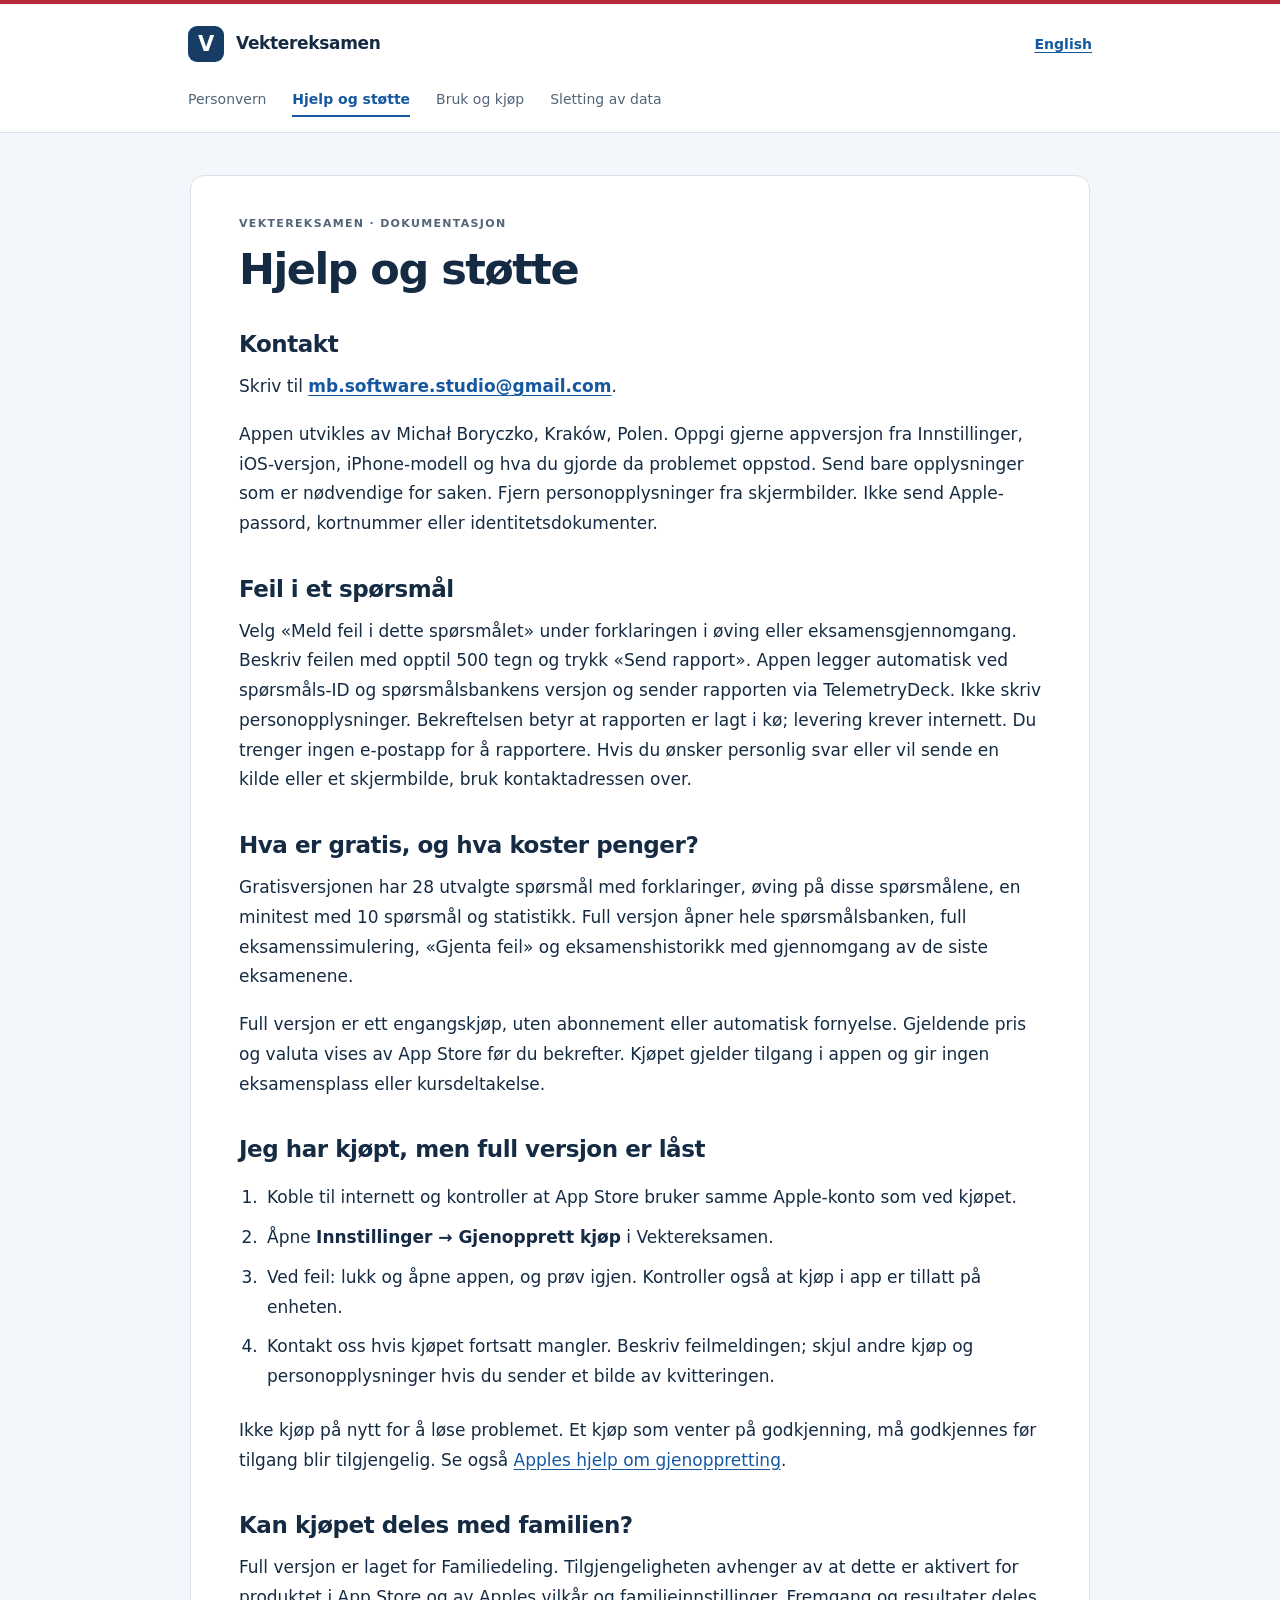
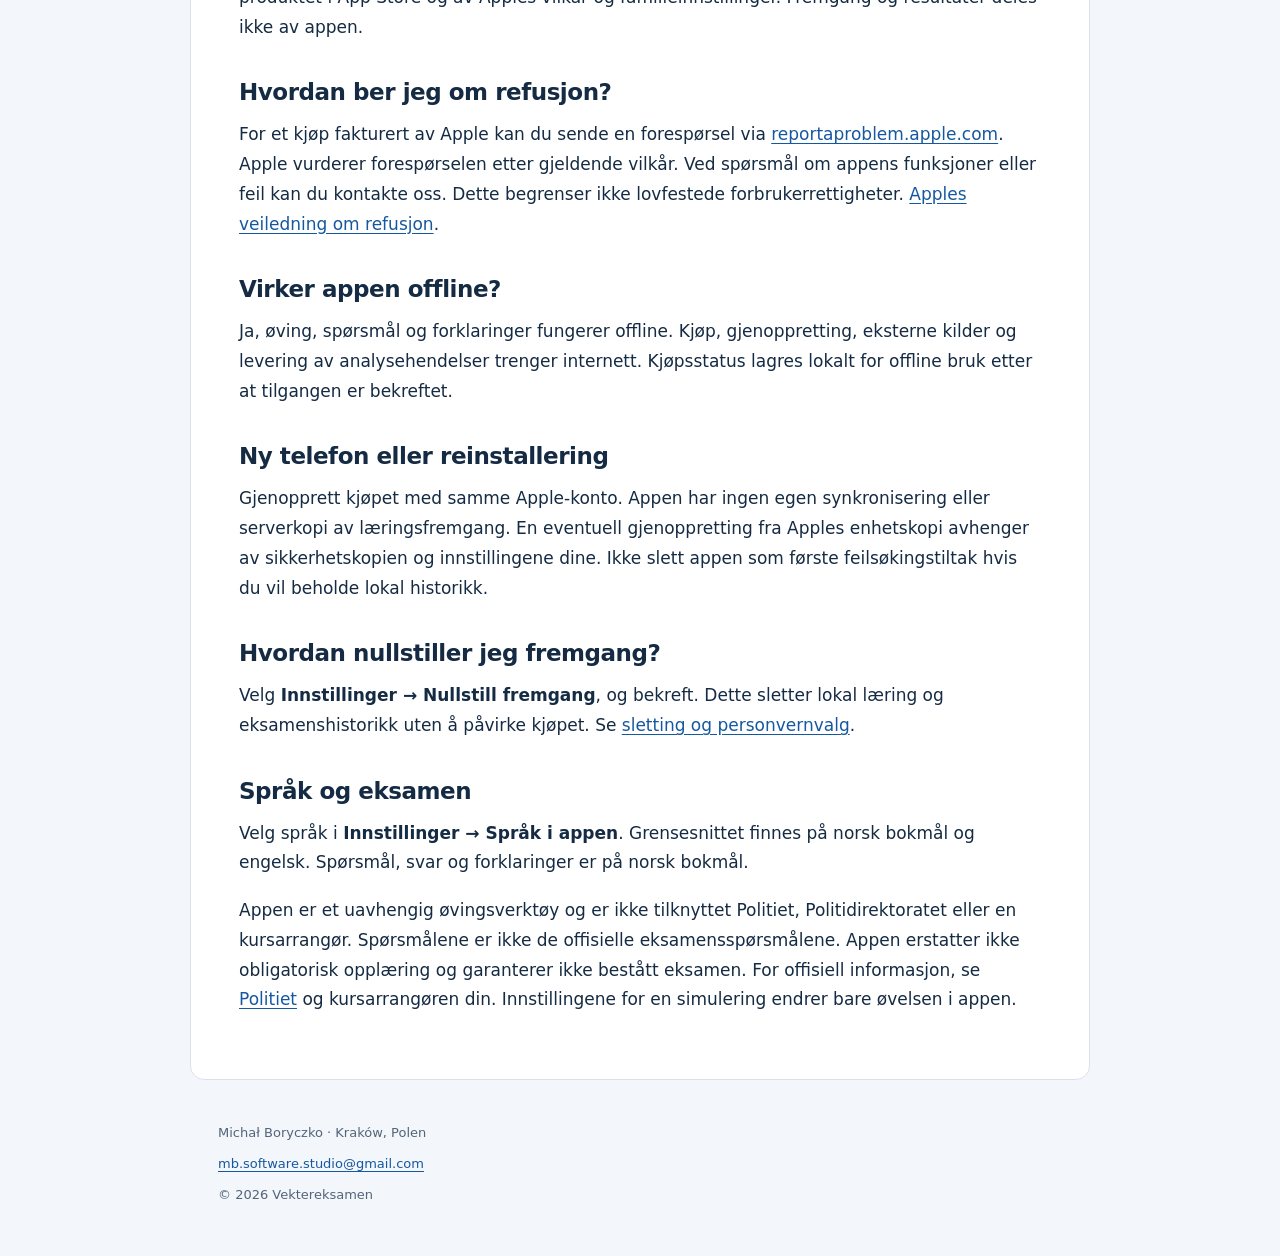
<file: support.html>
<!doctype html>
<html lang="nb">
<head>
  <meta charset="utf-8">
  <meta name="viewport" content="width=device-width, initial-scale=1">
  <meta name="description" content="Hjelp og støtte — Vektereksamen. Michał Boryczko, Kraków. Support: mb.software.studio@gmail.com.">
  <meta name="color-scheme" content="light dark">
  <title>Hjelp og støtte | Vektereksamen</title>
  <link rel="canonical" href="https://mboryczko.github.io/Vektereksamen/support.html">
  <link rel="alternate" hreflang="nb" href="https://mboryczko.github.io/Vektereksamen/support.html">
  <link rel="alternate" hreflang="en" href="https://mboryczko.github.io/Vektereksamen/support-en.html">
  <link rel="stylesheet" href="styles.css">
</head>
<body>
  <a class="skip-link" href="#content">Hopp til innhold</a>
  <header class="site-header">
    <div class="header-inner">
      <a class="brand" href="index.html"><span class="brand-mark" aria-hidden="true">V</span>Vektereksamen</a>
      <a class="language" href="support-en.html" lang="en" hreflang="en">English</a>
    </div>
    <nav aria-label="Dokumentasjon"><a href="privacy.html">Personvern</a>
<a href="support.html" aria-current="page">Hjelp og støtte</a>
<a href="terms.html">Bruk og kjøp</a>
<a href="data-deletion.html">Sletting av data</a></nav>
  </header>
  <main id="content" tabindex="-1">
    <p class="eyebrow">Vektereksamen · Dokumentasjon</p>
    <h1>Hjelp og støtte</h1>
    
    <article><h2>Kontakt</h2>
<p>Skriv til <strong><a href="mailto:mb.software.studio@gmail.com">mb.software.studio@gmail.com</a></strong>.</p>
<p>Appen utvikles av Michał Boryczko, Kraków, Polen. Oppgi gjerne appversjon fra Innstillinger, iOS-versjon, iPhone-modell og hva du gjorde da problemet oppstod. Send bare opplysninger som er nødvendige for saken. Fjern personopplysninger fra skjermbilder. Ikke send Apple-passord, kortnummer eller identitetsdokumenter.</p>
<h2>Feil i et spørsmål</h2>
<p>Velg «Meld feil i dette spørsmålet» under forklaringen i øving eller eksamensgjennomgang. Beskriv feilen med opptil 500 tegn og trykk «Send rapport». Appen legger automatisk ved spørsmåls-ID og spørsmålsbankens versjon og sender rapporten via TelemetryDeck. Ikke skriv personopplysninger. Bekreftelsen betyr at rapporten er lagt i kø; levering krever internett. Du trenger ingen e-postapp for å rapportere. Hvis du ønsker personlig svar eller vil sende en kilde eller et skjermbilde, bruk kontaktadressen over.</p>
<h2>Hva er gratis, og hva koster penger?</h2>
<p>Gratisversjonen har 28 utvalgte spørsmål med forklaringer, øving på disse spørsmålene, en minitest med 10 spørsmål og statistikk. Full versjon åpner hele spørsmålsbanken, full eksamenssimulering, «Gjenta feil» og eksamenshistorikk med gjennomgang av de siste eksamenene.</p>
<p>Full versjon er ett engangskjøp, uten abonnement eller automatisk fornyelse. Gjeldende pris og valuta vises av App Store før du bekrefter. Kjøpet gjelder tilgang i appen og gir ingen eksamensplass eller kursdeltakelse.</p>
<h2>Jeg har kjøpt, men full versjon er låst</h2>
<ol>
<li>Koble til internett og kontroller at App Store bruker samme Apple-konto som ved kjøpet.</li>
<li>Åpne <strong>Innstillinger → Gjenopprett kjøp</strong> i Vektereksamen.</li>
<li>Ved feil: lukk og åpne appen, og prøv igjen. Kontroller også at kjøp i app er tillatt på enheten.</li>
<li>Kontakt oss hvis kjøpet fortsatt mangler. Beskriv feilmeldingen; skjul andre kjøp og personopplysninger hvis du sender et bilde av kvitteringen.</li>
</ol>
<p>Ikke kjøp på nytt for å løse problemet. Et kjøp som venter på godkjenning, må godkjennes før tilgang blir tilgjengelig. Se også <a href="https://support.apple.com/en-us/108096">Apples hjelp om gjenoppretting</a>.</p>
<h2>Kan kjøpet deles med familien?</h2>
<p>Full versjon er laget for Familiedeling. Tilgjengeligheten avhenger av at dette er aktivert for produktet i App Store og av Apples vilkår og familieinnstillinger. Fremgang og resultater deles ikke av appen.</p>
<h2>Hvordan ber jeg om refusjon?</h2>
<p>For et kjøp fakturert av Apple kan du sende en forespørsel via <a href="https://reportaproblem.apple.com/">reportaproblem.apple.com</a>. Apple vurderer forespørselen etter gjeldende vilkår. Ved spørsmål om appens funksjoner eller feil kan du kontakte oss. Dette begrenser ikke lovfestede forbrukerrettigheter. <a href="https://support.apple.com/en-euro/118223">Apples veiledning om refusjon</a>.</p>
<h2>Virker appen offline?</h2>
<p>Ja, øving, spørsmål og forklaringer fungerer offline. Kjøp, gjenoppretting, eksterne kilder og levering av analysehendelser trenger internett. Kjøpsstatus lagres lokalt for offline bruk etter at tilgangen er bekreftet.</p>
<h2>Ny telefon eller reinstallering</h2>
<p>Gjenopprett kjøpet med samme Apple-konto. Appen har ingen egen synkronisering eller serverkopi av læringsfremgang. En eventuell gjenoppretting fra Apples enhetskopi avhenger av sikkerhetskopien og innstillingene dine. Ikke slett appen som første feilsøkingstiltak hvis du vil beholde lokal historikk.</p>
<h2>Hvordan nullstiller jeg fremgang?</h2>
<p>Velg <strong>Innstillinger → Nullstill fremgang</strong>, og bekreft. Dette sletter lokal læring og eksamenshistorikk uten å påvirke kjøpet. Se <a href="data-deletion.html">sletting og personvernvalg</a>.</p>
<h2>Språk og eksamen</h2>
<p>Velg språk i <strong>Innstillinger → Språk i appen</strong>. Grensesnittet finnes på norsk bokmål og engelsk. Spørsmål, svar og forklaringer er på norsk bokmål.</p>
<p>Appen er et uavhengig øvingsverktøy og er ikke tilknyttet Politiet, Politidirektoratet eller en kursarrangør. Spørsmålene er ikke de offisielle eksamensspørsmålene. Appen erstatter ikke obligatorisk opplæring og garanterer ikke bestått eksamen. For offisiell informasjon, se <a href="https://www.politiet.no/tjenester/vaktvirksomhet/opplaring">Politiet</a> og kursarrangøren din. Innstillingene for en simulering endrer bare øvelsen i appen.</p>
</article>
  </main>
  <footer>
    <p>Michał Boryczko · Kraków, Polen</p>
    <a href="mailto:mb.software.studio@gmail.com">mb.software.studio@gmail.com</a>
    <p>© 2026 Vektereksamen</p>
  </footer>
</body>
</html>
</file>
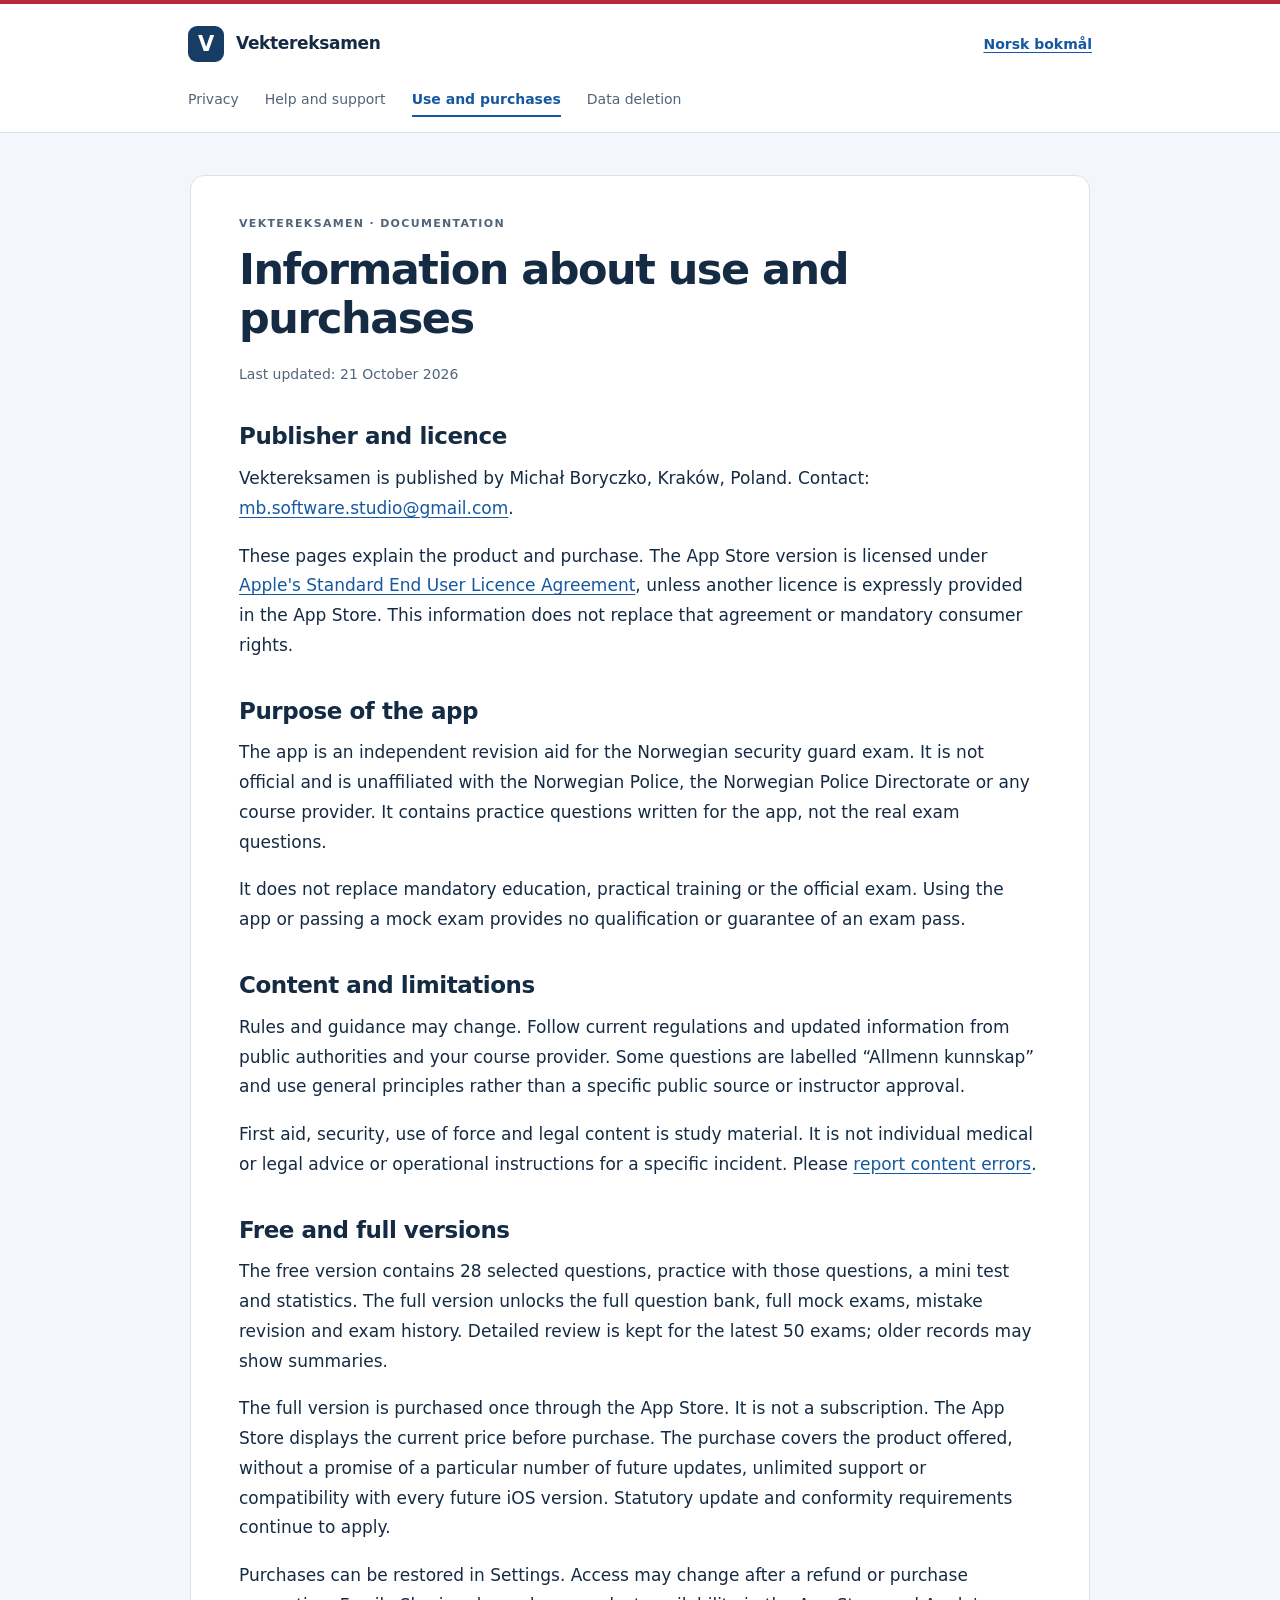
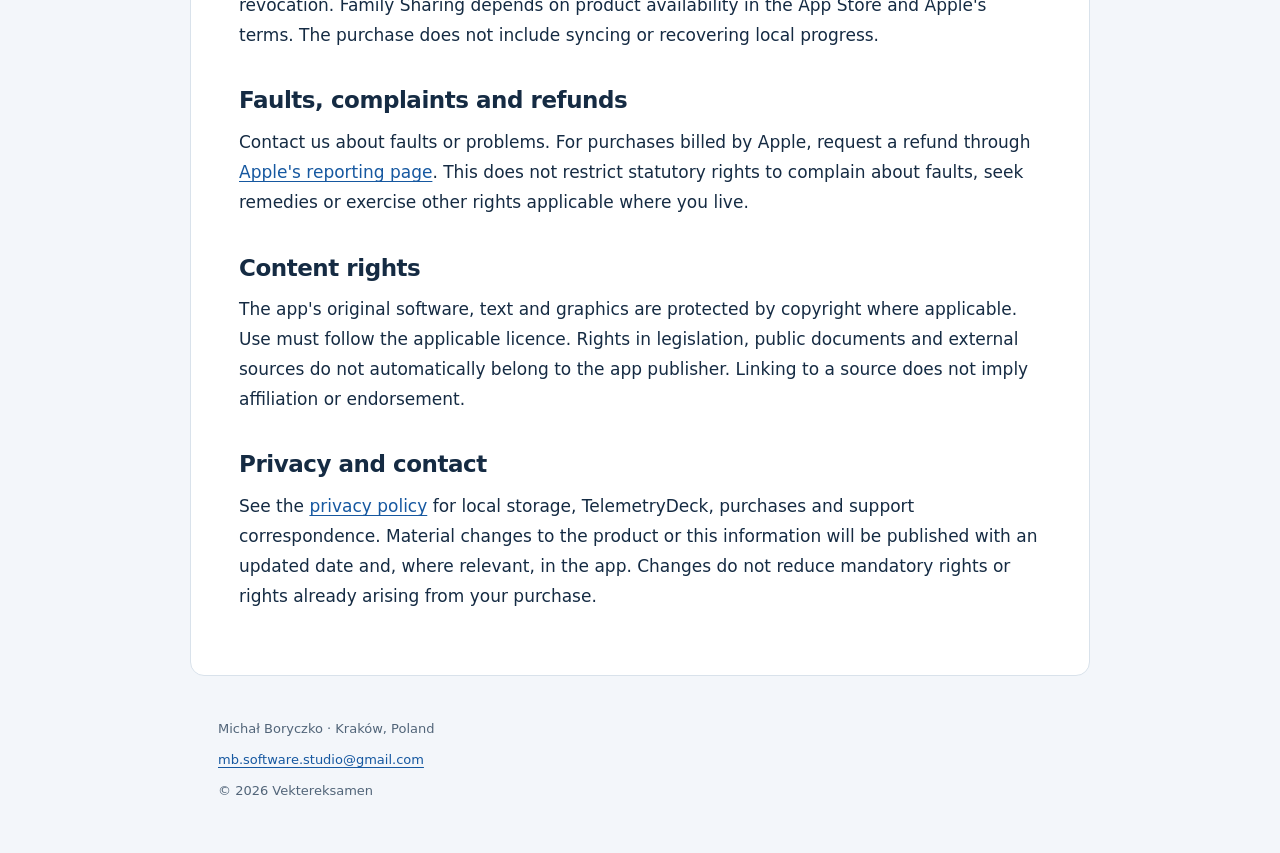
<file: terms-en.html>
<!doctype html>
<html lang="en">
<head>
  <meta charset="utf-8">
  <meta name="viewport" content="width=device-width, initial-scale=1">
  <meta name="description" content="Information about use and purchases — Vektereksamen. Michał Boryczko, Kraków. Support: mb.software.studio@gmail.com.">
  <meta name="color-scheme" content="light dark">
  <title>Information about use and purchases | Vektereksamen</title>
  <link rel="canonical" href="https://mboryczko.github.io/Vektereksamen/terms-en.html">
  <link rel="alternate" hreflang="nb" href="https://mboryczko.github.io/Vektereksamen/terms.html">
  <link rel="alternate" hreflang="en" href="https://mboryczko.github.io/Vektereksamen/terms-en.html">
  <link rel="stylesheet" href="styles.css">
</head>
<body>
  <a class="skip-link" href="#content">Skip to content</a>
  <header class="site-header">
    <div class="header-inner">
      <a class="brand" href="index.html"><span class="brand-mark" aria-hidden="true">V</span>Vektereksamen</a>
      <a class="language" href="terms.html" lang="nb" hreflang="nb">Norsk bokmål</a>
    </div>
    <nav aria-label="Documentation"><a href="privacy-en.html">Privacy</a>
<a href="support-en.html">Help and support</a>
<a href="terms-en.html" aria-current="page">Use and purchases</a>
<a href="data-deletion-en.html">Data deletion</a></nav>
  </header>
  <main id="content" tabindex="-1">
    <p class="eyebrow">Vektereksamen · Documentation</p>
    <h1>Information about use and purchases</h1>
    <p class="updated">Last updated: 21 October 2026</p>
    <article><h2>Publisher and licence</h2>
<p>Vektereksamen is published by Michał Boryczko, Kraków, Poland. Contact: <a href="mailto:mb.software.studio@gmail.com">mb.software.studio@gmail.com</a>.</p>
<p>These pages explain the product and purchase. The App Store version is licensed under <a href="https://www.apple.com/legal/internet-services/itunes/dev/stdeula/">Apple's Standard End User Licence Agreement</a>, unless another licence is expressly provided in the App Store. This information does not replace that agreement or mandatory consumer rights.</p>
<h2>Purpose of the app</h2>
<p>The app is an independent revision aid for the Norwegian security guard exam. It is not official and is unaffiliated with the Norwegian Police, the Norwegian Police Directorate or any course provider. It contains practice questions written for the app, not the real exam questions.</p>
<p>It does not replace mandatory education, practical training or the official exam. Using the app or passing a mock exam provides no qualification or guarantee of an exam pass.</p>
<h2>Content and limitations</h2>
<p>Rules and guidance may change. Follow current regulations and updated information from public authorities and your course provider. Some questions are labelled “Allmenn kunnskap” and use general principles rather than a specific public source or instructor approval.</p>
<p>First aid, security, use of force and legal content is study material. It is not individual medical or legal advice or operational instructions for a specific incident. Please <a href="support-en.html">report content errors</a>.</p>
<h2>Free and full versions</h2>
<p>The free version contains 28 selected questions, practice with those questions, a mini test and statistics. The full version unlocks the full question bank, full mock exams, mistake revision and exam history. Detailed review is kept for the latest 50 exams; older records may show summaries.</p>
<p>The full version is purchased once through the App Store. It is not a subscription. The App Store displays the current price before purchase. The purchase covers the product offered, without a promise of a particular number of future updates, unlimited support or compatibility with every future iOS version. Statutory update and conformity requirements continue to apply.</p>
<p>Purchases can be restored in Settings. Access may change after a refund or purchase revocation. Family Sharing depends on product availability in the App Store and Apple's terms. The purchase does not include syncing or recovering local progress.</p>
<h2>Faults, complaints and refunds</h2>
<p>Contact us about faults or problems. For purchases billed by Apple, request a refund through <a href="https://reportaproblem.apple.com/">Apple's reporting page</a>. This does not restrict statutory rights to complain about faults, seek remedies or exercise other rights applicable where you live.</p>
<h2>Content rights</h2>
<p>The app's original software, text and graphics are protected by copyright where applicable. Use must follow the applicable licence. Rights in legislation, public documents and external sources do not automatically belong to the app publisher. Linking to a source does not imply affiliation or endorsement.</p>
<h2>Privacy and contact</h2>
<p>See the <a href="privacy-en.html">privacy policy</a> for local storage, TelemetryDeck, purchases and support correspondence. Material changes to the product or this information will be published with an updated date and, where relevant, in the app. Changes do not reduce mandatory rights or rights already arising from your purchase.</p>
</article>
  </main>
  <footer>
    <p>Michał Boryczko · Kraków, Poland</p>
    <a href="mailto:mb.software.studio@gmail.com">mb.software.studio@gmail.com</a>
    <p>© 2026 Vektereksamen</p>
  </footer>
</body>
</html>
</file>
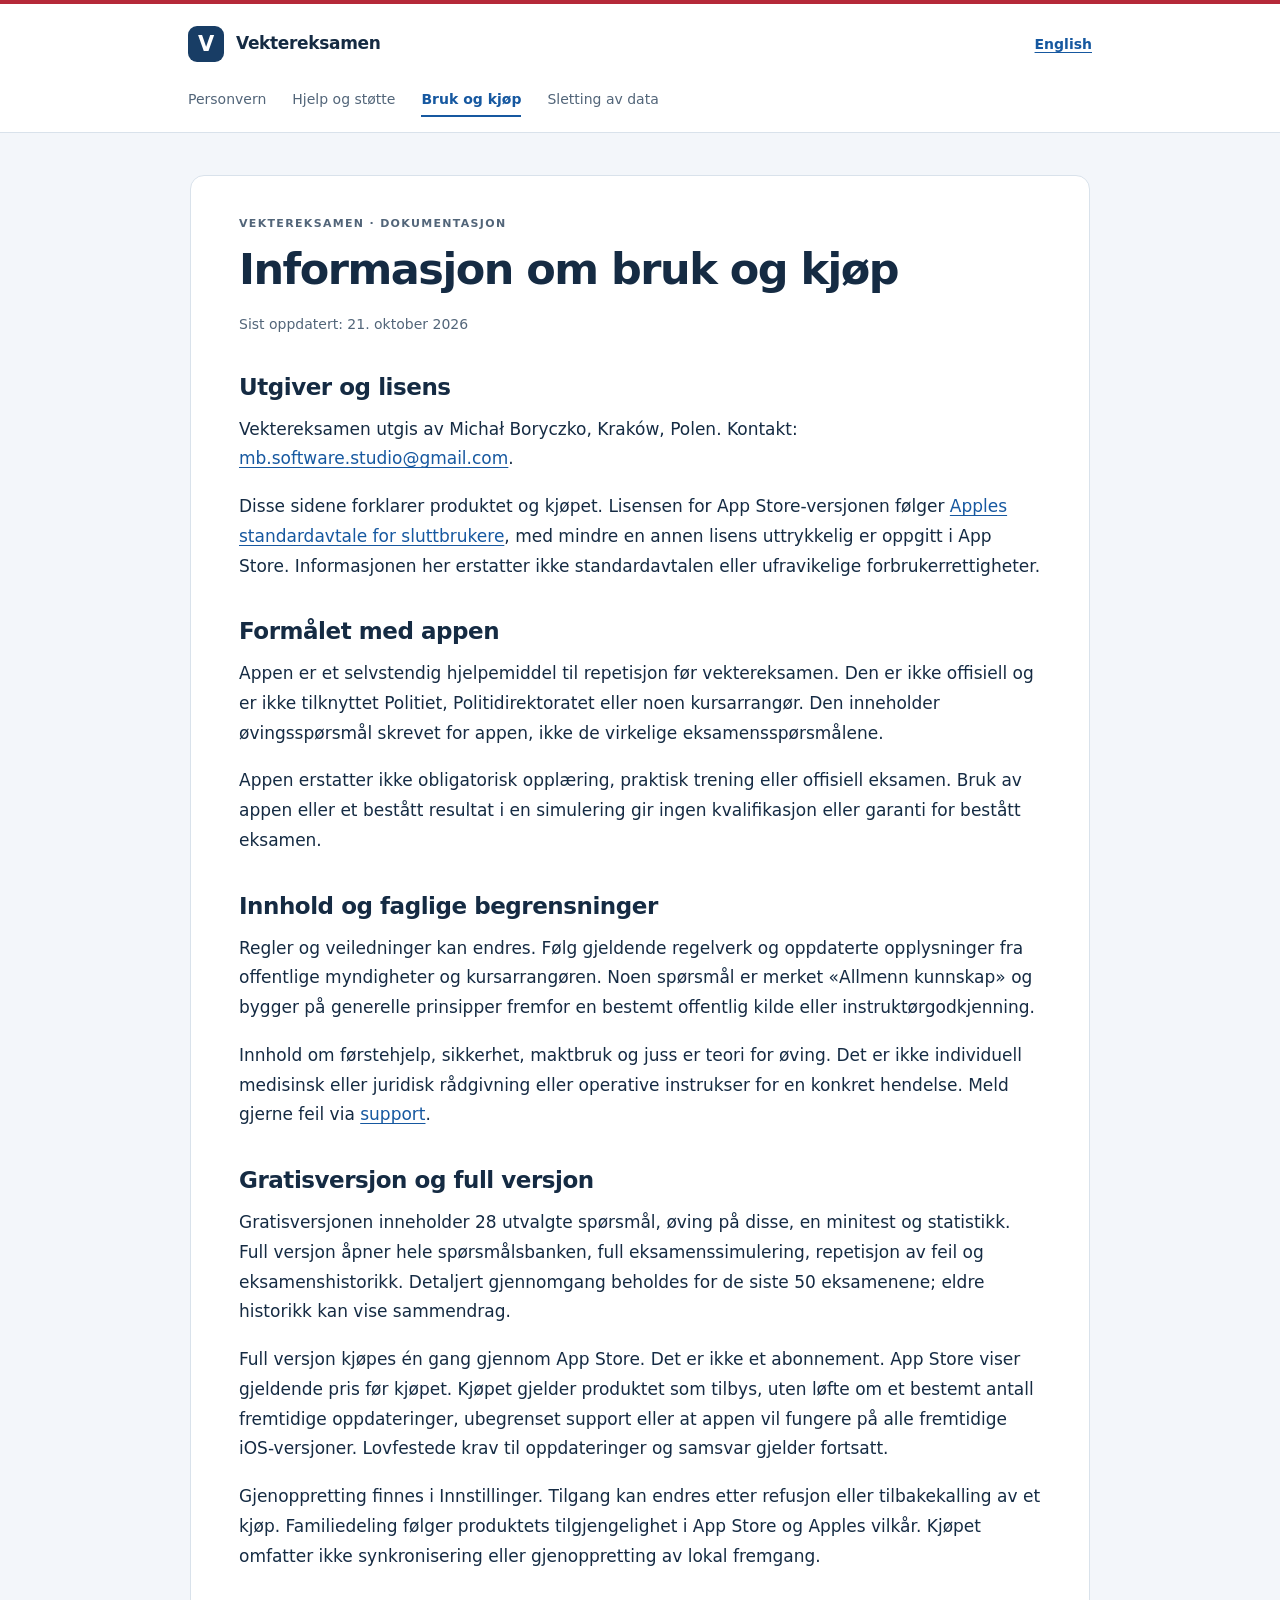
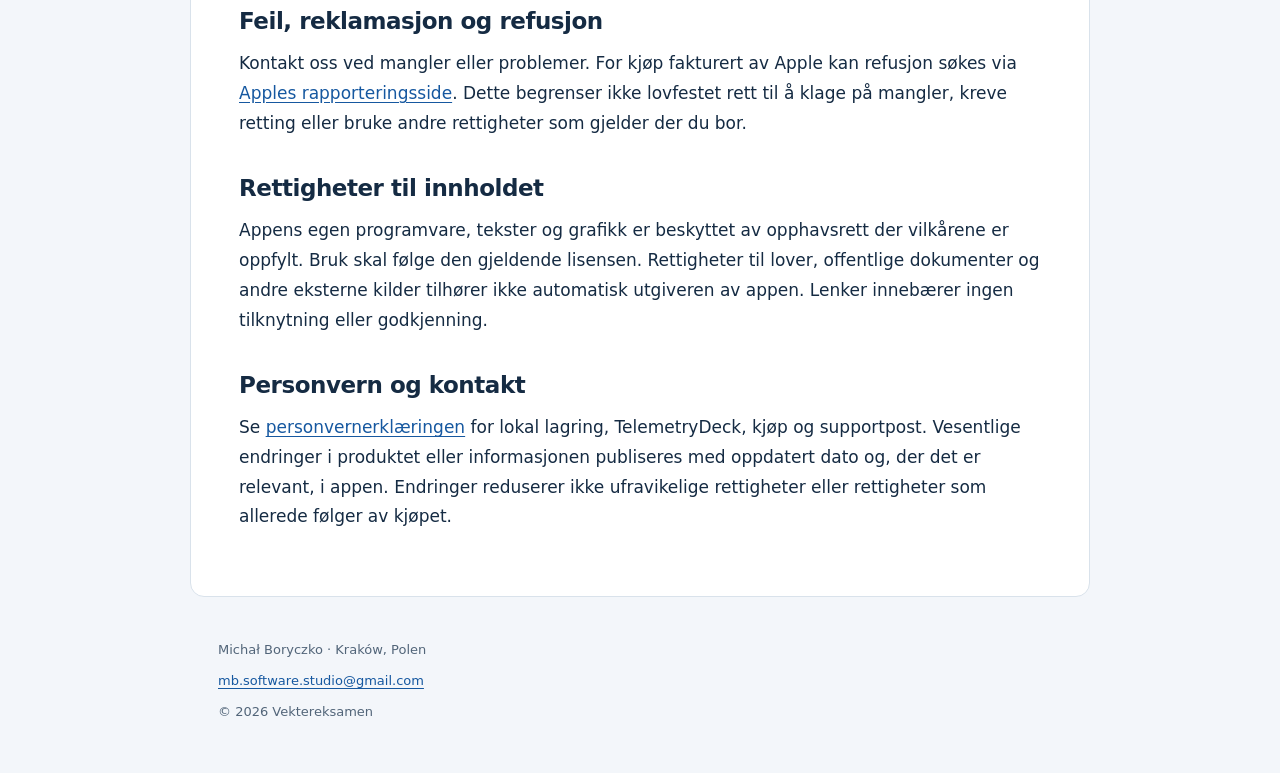
<file: terms.html>
<!doctype html>
<html lang="nb">
<head>
  <meta charset="utf-8">
  <meta name="viewport" content="width=device-width, initial-scale=1">
  <meta name="description" content="Informasjon om bruk og kjøp — Vektereksamen. Michał Boryczko, Kraków. Support: mb.software.studio@gmail.com.">
  <meta name="color-scheme" content="light dark">
  <title>Informasjon om bruk og kjøp | Vektereksamen</title>
  <link rel="canonical" href="https://mboryczko.github.io/Vektereksamen/terms.html">
  <link rel="alternate" hreflang="nb" href="https://mboryczko.github.io/Vektereksamen/terms.html">
  <link rel="alternate" hreflang="en" href="https://mboryczko.github.io/Vektereksamen/terms-en.html">
  <link rel="stylesheet" href="styles.css">
</head>
<body>
  <a class="skip-link" href="#content">Hopp til innhold</a>
  <header class="site-header">
    <div class="header-inner">
      <a class="brand" href="index.html"><span class="brand-mark" aria-hidden="true">V</span>Vektereksamen</a>
      <a class="language" href="terms-en.html" lang="en" hreflang="en">English</a>
    </div>
    <nav aria-label="Dokumentasjon"><a href="privacy.html">Personvern</a>
<a href="support.html">Hjelp og støtte</a>
<a href="terms.html" aria-current="page">Bruk og kjøp</a>
<a href="data-deletion.html">Sletting av data</a></nav>
  </header>
  <main id="content" tabindex="-1">
    <p class="eyebrow">Vektereksamen · Dokumentasjon</p>
    <h1>Informasjon om bruk og kjøp</h1>
    <p class="updated">Sist oppdatert: 21. oktober 2026</p>
    <article><h2>Utgiver og lisens</h2>
<p>Vektereksamen utgis av Michał Boryczko, Kraków, Polen. Kontakt: <a href="mailto:mb.software.studio@gmail.com">mb.software.studio@gmail.com</a>.</p>
<p>Disse sidene forklarer produktet og kjøpet. Lisensen for App Store-versjonen følger <a href="https://www.apple.com/legal/internet-services/itunes/dev/stdeula/">Apples standardavtale for sluttbrukere</a>, med mindre en annen lisens uttrykkelig er oppgitt i App Store. Informasjonen her erstatter ikke standardavtalen eller ufravikelige forbrukerrettigheter.</p>
<h2>Formålet med appen</h2>
<p>Appen er et selvstendig hjelpemiddel til repetisjon før vektereksamen. Den er ikke offisiell og er ikke tilknyttet Politiet, Politidirektoratet eller noen kursarrangør. Den inneholder øvingsspørsmål skrevet for appen, ikke de virkelige eksamensspørsmålene.</p>
<p>Appen erstatter ikke obligatorisk opplæring, praktisk trening eller offisiell eksamen. Bruk av appen eller et bestått resultat i en simulering gir ingen kvalifikasjon eller garanti for bestått eksamen.</p>
<h2>Innhold og faglige begrensninger</h2>
<p>Regler og veiledninger kan endres. Følg gjeldende regelverk og oppdaterte opplysninger fra offentlige myndigheter og kursarrangøren. Noen spørsmål er merket «Allmenn kunnskap» og bygger på generelle prinsipper fremfor en bestemt offentlig kilde eller instruktørgodkjenning.</p>
<p>Innhold om førstehjelp, sikkerhet, maktbruk og juss er teori for øving. Det er ikke individuell medisinsk eller juridisk rådgivning eller operative instrukser for en konkret hendelse. Meld gjerne feil via <a href="support.html">support</a>.</p>
<h2>Gratisversjon og full versjon</h2>
<p>Gratisversjonen inneholder 28 utvalgte spørsmål, øving på disse, en minitest og statistikk. Full versjon åpner hele spørsmålsbanken, full eksamenssimulering, repetisjon av feil og eksamenshistorikk. Detaljert gjennomgang beholdes for de siste 50 eksamenene; eldre historikk kan vise sammendrag.</p>
<p>Full versjon kjøpes én gang gjennom App Store. Det er ikke et abonnement. App Store viser gjeldende pris før kjøpet. Kjøpet gjelder produktet som tilbys, uten løfte om et bestemt antall fremtidige oppdateringer, ubegrenset support eller at appen vil fungere på alle fremtidige iOS-versjoner. Lovfestede krav til oppdateringer og samsvar gjelder fortsatt.</p>
<p>Gjenoppretting finnes i Innstillinger. Tilgang kan endres etter refusjon eller tilbakekalling av et kjøp. Familiedeling følger produktets tilgjengelighet i App Store og Apples vilkår. Kjøpet omfatter ikke synkronisering eller gjenoppretting av lokal fremgang.</p>
<h2>Feil, reklamasjon og refusjon</h2>
<p>Kontakt oss ved mangler eller problemer. For kjøp fakturert av Apple kan refusjon søkes via <a href="https://reportaproblem.apple.com/">Apples rapporteringsside</a>. Dette begrenser ikke lovfestet rett til å klage på mangler, kreve retting eller bruke andre rettigheter som gjelder der du bor.</p>
<h2>Rettigheter til innholdet</h2>
<p>Appens egen programvare, tekster og grafikk er beskyttet av opphavsrett der vilkårene er oppfylt. Bruk skal følge den gjeldende lisensen. Rettigheter til lover, offentlige dokumenter og andre eksterne kilder tilhører ikke automatisk utgiveren av appen. Lenker innebærer ingen tilknytning eller godkjenning.</p>
<h2>Personvern og kontakt</h2>
<p>Se <a href="privacy.html">personvernerklæringen</a> for lokal lagring, TelemetryDeck, kjøp og supportpost. Vesentlige endringer i produktet eller informasjonen publiseres med oppdatert dato og, der det er relevant, i appen. Endringer reduserer ikke ufravikelige rettigheter eller rettigheter som allerede følger av kjøpet.</p>
</article>
  </main>
  <footer>
    <p>Michał Boryczko · Kraków, Polen</p>
    <a href="mailto:mb.software.studio@gmail.com">mb.software.studio@gmail.com</a>
    <p>© 2026 Vektereksamen</p>
  </footer>
</body>
</html>
</file>
<file: styles.css>
:root {
  color-scheme: light dark;
  --background: #f3f6fa;
  --surface: #fff;
  --ink: #152b43;
  --muted: #526579;
  --line: #d9e2eb;
  --link: #1658a0;
  --accent: #b52939;
}
* { box-sizing: border-box; }
body { margin: 0; background: var(--background); color: var(--ink); font: 17px/1.75 system-ui, -apple-system, BlinkMacSystemFont, "Segoe UI", sans-serif; }
a { color: var(--link); text-underline-offset: .2em; overflow-wrap: anywhere; }
a:hover { text-decoration-thickness: 2px; }
a:focus-visible { outline: 3px solid var(--accent); outline-offset: 5px; border-radius: 2px; }
.skip-link { position: absolute; top: -100px; left: 16px; z-index: 10; padding: 12px; background: var(--surface); }
.skip-link:focus { top: 10px; }
.site-header { background: var(--surface); border-top: 4px solid var(--accent); border-bottom: 1px solid var(--line); }
.header-inner, nav { max-width: 960px; margin: 0 auto; padding: 22px 28px; }
.header-inner { display: flex; justify-content: space-between; align-items: center; gap: 20px; }
.brand { display: inline-flex; align-items: center; gap: 12px; font-weight: 750; text-decoration: none; color: var(--ink); letter-spacing: -.02em; }
.brand-mark { width: 36px; height: 36px; display: inline-grid; place-content: center; color: #fff; background: #183d65; border-radius: 9px; font-size: 21px; }
.language { font-size: 14px; font-weight: 600; }
nav { display: flex; gap: 12px 26px; flex-wrap: wrap; padding-top: 0; padding-bottom: 15px; font-size: 14px; }
nav a { text-decoration: none; color: var(--muted); padding: 3px 0; }
nav a[aria-current="page"] { color: var(--link); font-weight: 700; border-bottom: 2px solid var(--link); }
main { max-width: 900px; margin: 42px auto; padding: 38px 48px 46px; background: var(--surface); border: 1px solid var(--line); border-radius: 14px; }
.eyebrow { margin: 0 0 12px; text-transform: uppercase; letter-spacing: .12em; color: var(--muted); font-size: 11px; font-weight: 700; }
h1 { font-size: clamp(30px, 5vw, 43px); line-height: 1.15; letter-spacing: -.035em; margin: 0 0 18px; }
.updated { color: var(--muted); font-size: 14px; margin: 0 0 35px; }
h2 { margin: 36px 0 12px; font-size: 23px; line-height: 1.3; letter-spacing: -.02em; }
p { margin: 0 0 18px; }
li { margin-bottom: 10px; padding-left: 4px; }
ul, ol { padding-left: 24px; margin: 18px 0 24px; }
code { font-size: .86em; overflow-wrap: anywhere; }
strong { font-weight: 650; }
footer { max-width: 900px; margin: 32px auto 50px; padding: 0 28px; color: var(--muted); font-size: 13px; }
footer p { margin: 8px 0; }
.document-grid { display: grid; grid-template-columns: 1fr 1fr; gap: 16px; margin: 30px 0; }
.document-card { display: grid; gap: 10px; border: 1px solid var(--line); padding: 23px; border-radius: 8px; text-decoration: none; }
.document-card:hover { border-color: var(--link); }
.document-card span { font-size: 14px; color: var(--muted); }
@media (max-width: 640px) {
  body { font-size: 16px; }
  .header-inner, nav { padding-left: 20px; padding-right: 20px; }
  main { margin: 20px 12px; padding: 28px 22px; border-radius: 10px; }
  .document-grid { grid-template-columns: 1fr; }
  h2 { font-size: 21px; }
}
@media (prefers-color-scheme: dark) {
  :root { --background: #0d1825; --surface: #132234; --ink: #e4edf7; --muted: #adbed0; --line: #30445b; --link: #91c3ff; --accent: #e97885; }
}
@media print {
  body { background: #fff; color: #000; font-size: 11pt; }
  .site-header, footer, .eyebrow { display: none; }
  main { margin: 0; padding: 0; max-width: none; border: 0; }
  a { color: inherit; }
  h2 { break-after: avoid; }
}
</file>
